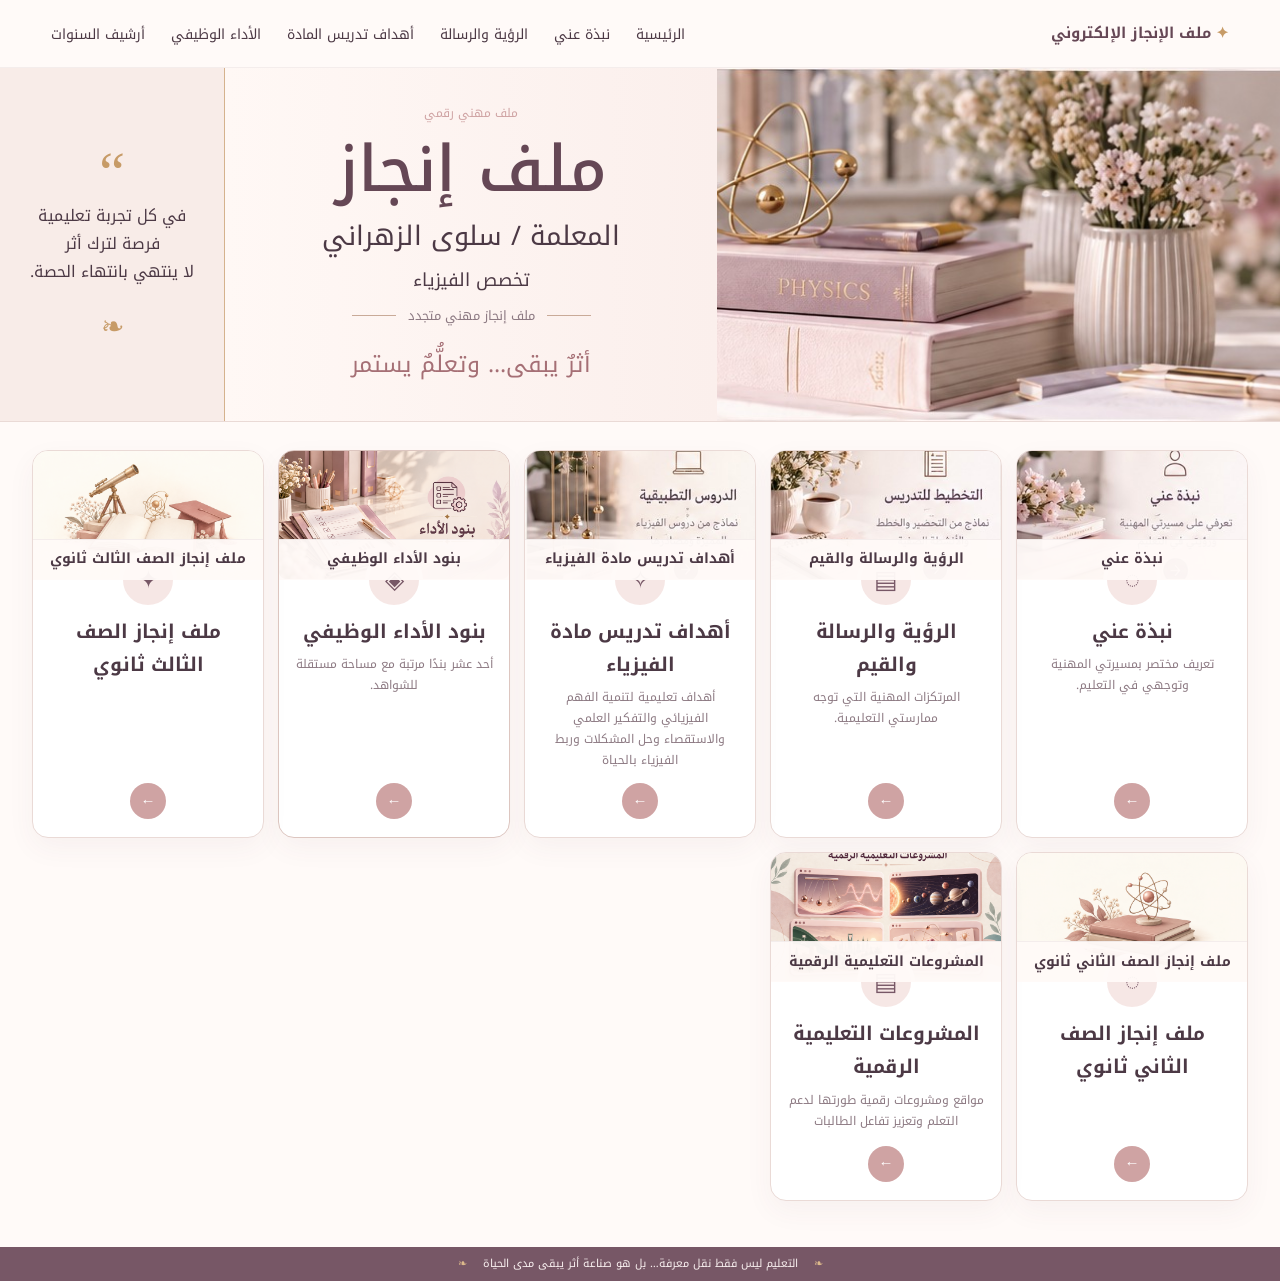
<file: index.html>
<!doctype html>
<html lang="ar" dir="rtl">
<head>
<meta charset="utf-8">
<meta name="viewport" content="width=device-width,initial-scale=1">
<meta name="theme-color" content="#775766">
<title>ملف الإنجاز الإلكتروني | سلوى الزهراني</title>
<link rel="stylesheet" href="styles.css">
</head>
<body>
<header class="topbar">
  <a class="brand" href="index.html"><span>✦</span> ملف الإنجاز الإلكتروني</a>
  <button class="menu" id="menuBtn" aria-label="القائمة">☰</button>
  <nav id="nav"><a href="index.html">الرئيسية</a><a href="about.html">نبذة عني</a><a href="vision.html">الرؤية والرسالة</a><a href="policy.html">أهداف تدريس المادة</a><a href="performance.html">الأداء الوظيفي</a><a href="years.html">أرشيف السنوات</a></nav>
</header>
<main>
<section class="hero" id="home">
  <div class="hero-photo"><img src="assets/hero-physics.jpg" alt="كتب فيزياء وزهور بتصميم هادئ"></div>
  <div class="hero-copy">
    <span class="mini">ملف مهني رقمي</span>
    <h1>ملف الإنجاز الإلكتروني</h1>
    <h2>المعلمة / سلوى الزهراني</h2>
    <p class="specialty">تخصص الفيزياء</p>
    <div class="soft-line"><span></span> ملف إنجاز مهني متجدد <span></span></div>
    <p class="tagline">أثرٌ يبقى… وتعلُّمٌ يستمر</p>
  </div>
  <aside class="hero-quote"><div class="quote">“</div><p>في كل تجربة تعليمية<br>فرصة لترك أثر<br>لا ينتهي بانتهاء الحصة.</p><div class="sprig">❧</div></aside>
</section>
<section class="home-grid"></section>
</main>
<footer><span>❧</span><p>التعليم ليس فقط نقل معرفة… بل هو صناعة أثر يبقى مدى الحياة</p><span>❧</span></footer>
<script src="data.js?v=20261002-2"></script><script>
(function(){
  try{
    const q=new URLSearchParams(location.search);
    if(q.get('preview')==='1'){
      const raw=sessionStorage.getItem('PORTFOLIO_PREVIEW_DATA');
      if(raw) window.PORTFOLIO_DATA=JSON.parse(raw);
      document.documentElement.classList.add('preview-mode');
    }
  }catch(e){}
})();
</script>
<script src="script.js"></script>
</body>
</html>
</file>
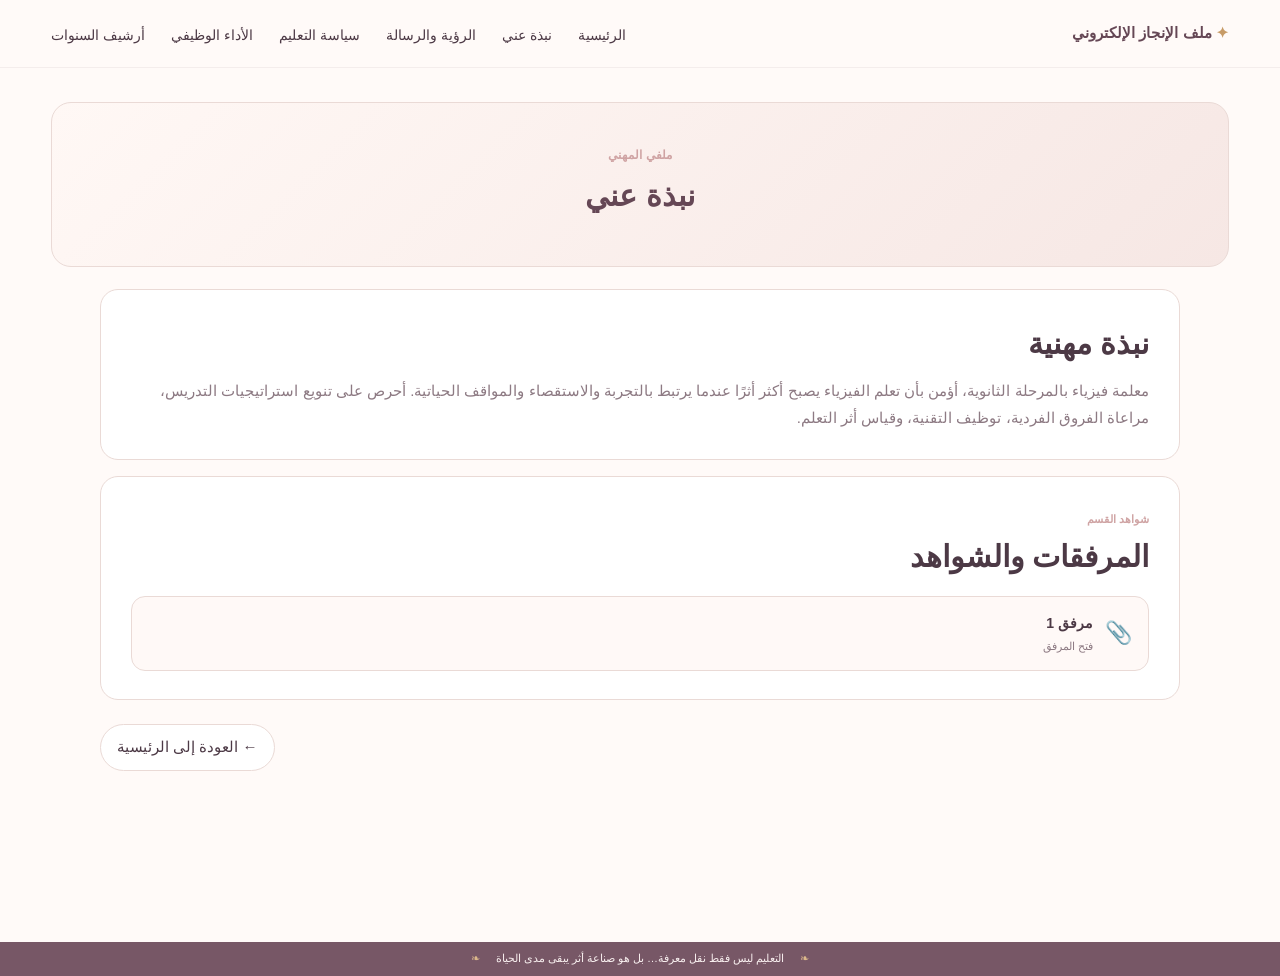
<file: about.html>
<!doctype html><html lang="ar" dir="rtl"><head><meta charset="utf-8"><meta name="viewport" content="width=device-width,initial-scale=1"><title>نبذة عني | ملف الإنجاز الإلكتروني</title><link rel="stylesheet" href="styles.css"></head><body>
<header class="topbar"><a class="brand" href="index.html"><span>✦</span> ملف الإنجاز الإلكتروني</a><button class="menu" id="menuBtn">☰</button><nav id="nav"><a href="index.html">الرئيسية</a><a href="about.html">نبذة عني</a><a href="vision.html">الرؤية والرسالة</a><a href="policy.html">سياسة التعليم</a><a href="performance.html">الأداء الوظيفي</a><a href="years.html">أرشيف السنوات</a></nav></header>
<main class="inner-page"><section class="page-hero"><span>ملفي المهني</span><h1>نبذة عني</h1></section>
<section class="page-content"><article class="content-card"><h2>نبذة مهنية</h2><p>معلمة فيزياء بالمرحلة الثانوية، أؤمن بأن تعلم الفيزياء يصبح أكثر أثرًا عندما يرتبط بالتجربة والاستقصاء والمواقف الحياتية. أحرص على تنويع استراتيجيات التدريس، مراعاة الفروق الفردية، توظيف التقنية، وقياس أثر التعلم.</p></article>
<article class="content-card"><div class="evidence-title-row"><div><span class="eyebrow-small">شواهد القسم</span><h2>المرفقات والشواهد</h2></div></div><div id="sectionAttachments" class="criterion-attachments"></div></article>
</section><div class="page-back"><a href="index.html">← العودة إلى الرئيسية</a></div></main>
<footer><span>❧</span><p>التعليم ليس فقط نقل معرفة… بل هو صناعة أثر يبقى مدى الحياة</p><span>❧</span></footer>
<script src="data.js?v=20261002-2"></script><script>
(function(){
  try{
    const q=new URLSearchParams(location.search);
    if(q.get('preview')==='1'){
      const raw=sessionStorage.getItem('PORTFOLIO_PREVIEW_DATA');
      if(raw) window.PORTFOLIO_DATA=JSON.parse(raw);
      document.documentElement.classList.add('preview-mode');
    }
  }catch(e){}
})();
</script><script>
const card=(window.PORTFOLIO_DATA?.homeCards||[]).find(x=>x.id==="about");const box=document.getElementById('sectionAttachments');const atts=Array.isArray(card?.attachments)?card.attachments:[];
if(!atts.length){box.innerHTML='<div class="empty-criterion-evidence">لا توجد شواهد مضافة لهذا القسم حتى الآن.</div>';}else{atts.forEach((a,i)=>{const el=document.createElement('a');el.className='attachment-card';if(a.data){el.href=a.data;el.download=a.fileName||a.label||'مرفق';}else{el.href=a.url||'#';el.target='_blank';el.rel='noopener';}el.innerHTML='<span class="attachment-icon">📎</span><div><strong></strong><small>فتح المرفق</small></div>';el.querySelector('strong').textContent=a.label||('مرفق '+(i+1));box.appendChild(el);});}
const m=document.getElementById('menuBtn'),n=document.getElementById('nav');if(m&&n)m.onclick=()=>n.classList.toggle('open');
</script></body></html>
</file>
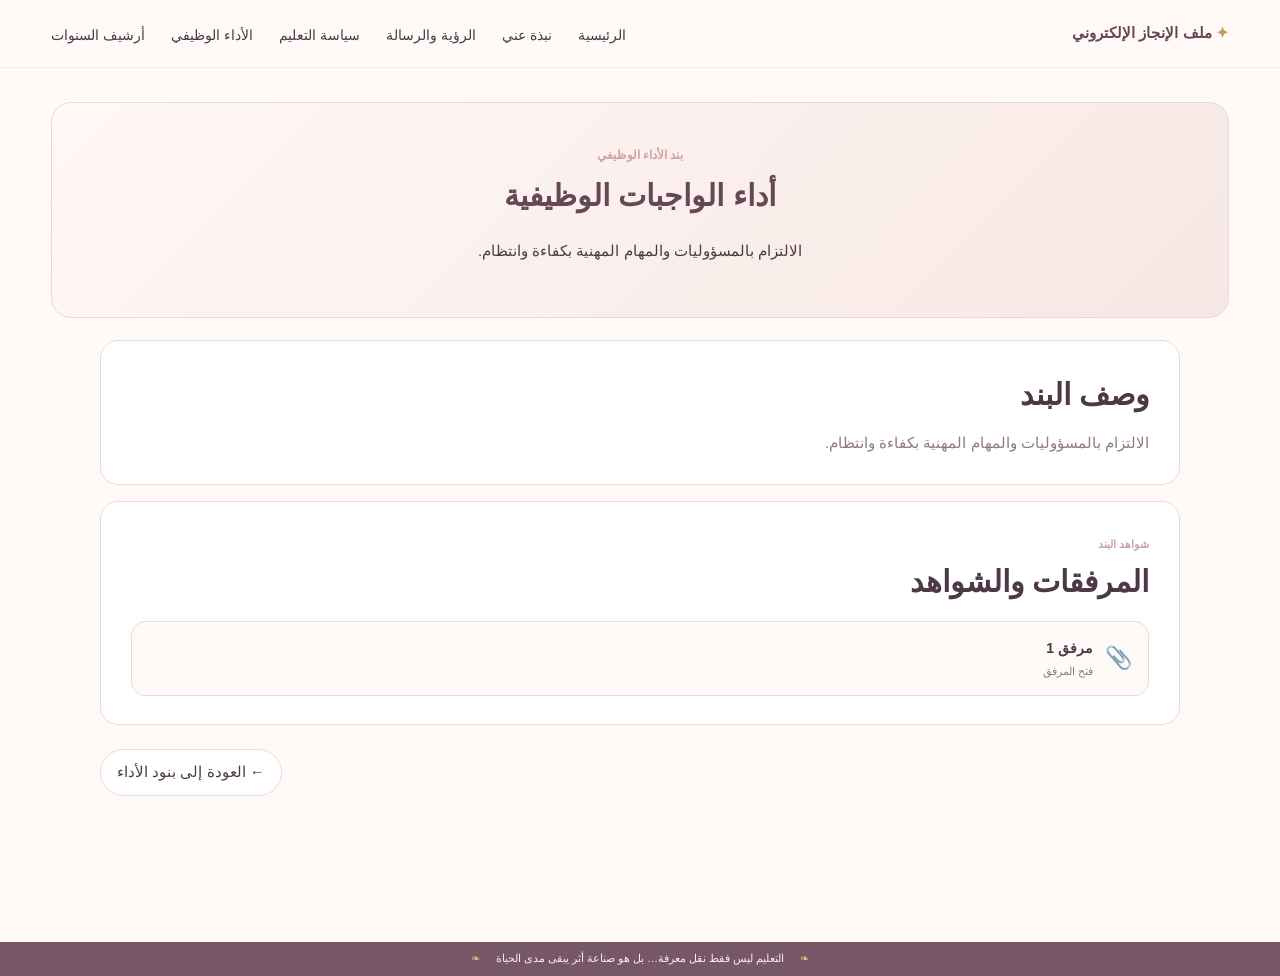
<file: criterion.html>
<!doctype html>
<html lang="ar" dir="rtl">
<head>
<meta charset="utf-8">
<meta name="viewport" content="width=device-width,initial-scale=1">
<title>بند الأداء | ملف الإنجاز الإلكتروني</title>
<link rel="stylesheet" href="styles.css">
</head>
<body>
<header class="topbar">
  <a class="brand" href="index.html"><span>✦</span> ملف الإنجاز الإلكتروني</a>
  <button class="menu" id="menuBtn">☰</button>
  <nav id="nav"><a href="index.html">الرئيسية</a><a href="about.html">نبذة عني</a><a href="vision.html">الرؤية والرسالة</a><a href="policy.html">سياسة التعليم</a><a href="performance.html">الأداء الوظيفي</a><a href="years.html">أرشيف السنوات</a></nav>
</header>

<main class="inner-page">
  <section class="page-hero">
    <span>بند الأداء الوظيفي</span>
    <h1 id="criterionTitle">البند</h1>
    <p id="criterionDescription"></p>
  </section>

  <section class="criterion-detail">
    <article class="content-card">
      <h2>وصف البند</h2>
      <p id="criterionBody"></p>
    </article>

    <article class="content-card">
      <div class="evidence-title-row">
        <div>
          <span class="eyebrow-small">شواهد البند</span>
          <h2>المرفقات والشواهد</h2>
        </div>
      </div>
      <div id="criterionAttachments" class="criterion-attachments"></div>
    </article>
  </section>

  <div class="page-back"><a href="performance.html">← العودة إلى بنود الأداء</a></div>
</main>

<footer><span>❧</span><p>التعليم ليس فقط نقل معرفة… بل هو صناعة أثر يبقى مدى الحياة</p><span>❧</span></footer>

<script src="data.js?v=20261002-2"></script><script>
(function(){
  try{
    const q=new URLSearchParams(location.search);
    if(q.get('preview')==='1'){
      const raw=sessionStorage.getItem('PORTFOLIO_PREVIEW_DATA');
      if(raw) window.PORTFOLIO_DATA=JSON.parse(raw);
      document.documentElement.classList.add('preview-mode');
    }
  }catch(e){}
})();
</script>
<script>
const params=new URLSearchParams(location.search);
const id=params.get('id');
const fallbackCriteria=[
{id:'duties',title:'أداء الواجبات الوظيفية',description:'الالتزام بالمسؤوليات والمهام المهنية بكفاءة وانتظام.',attachments:[]},
{id:'community',title:'التفاعل مع المجتمع المحلي',description:'مشاركة فاعلة في المبادرات والأنشطة ذات الصلة بالمجتمع.',attachments:[]},
{id:'parents',title:'التعامل مع أولياء الأمور',description:'تواصل مهني داعم لبناء شراكة فعالة مع أولياء الأمور.',attachments:[]},
{id:'strategies',title:'التنويع في استراتيجيات التدريس',description:'تنويع طرائق واستراتيجيات التعليم وفق احتياجات الطالبات.',attachments:[]},
{id:'results',title:'تحسين نتائج المتعلمين',description:'توظيف خطط علاجية وإثرائية لتحسين التحصيل.',attachments:[]},
{id:'plan',title:'إعداد وتنفيذ خطة التعلم',description:'تخطيط منظم للتعلم يربط الأهداف بالأنشطة والتقويم.',attachments:[]},
{id:'technology',title:'توظيف تقنيات ووسائل التعلم المناسبة',description:'استخدام التقنية والوسائل التعليمية لدعم التعلم.',attachments:[]},
{id:'environment',title:'تهيئة البيئة التعليمية',description:'تهيئة بيئة صفية منظمة ومحفزة وآمنة.',attachments:[]},
{id:'management',title:'الإدارة الصفية',description:'إدارة فعالة للحصة والوقت والتفاعل الصفي.',attachments:[]},
{id:'analysis',title:'تحليل نتائج المتعلمين وتشخيص مستوياتهم',description:'تحليل النتائج لتحديد نقاط القوة والاحتياج.',attachments:[]},
{id:'assessment',title:'تنوع أساليب التقويم',description:'استخدام أدوات تقويم متنوعة قبل التعلم وأثناءه وبعده.',attachments:[]}
];
const loaded=(window.PORTFOLIO_DATA&&window.PORTFOLIO_DATA.criteria)||[];
const all=Array.isArray(loaded)&&loaded.length?loaded:fallbackCriteria;
const item=all.find(x=>String(x.id)===String(id)) || all[Number(id)] || all[0];

const title=document.getElementById('criterionTitle');
const desc=document.getElementById('criterionDescription');
const body=document.getElementById('criterionBody');
const box=document.getElementById('criterionAttachments');
const quick=document.getElementById('quickAddCriterion');

if(item){
  title.textContent=item.title||'بند الأداء';
  desc.textContent=item.description||'';
  body.textContent=item.description||'';
  document.title=(item.title||'بند الأداء')+' | ملف الإنجاز الإلكتروني';
  const atts=Array.isArray(item.attachments)?item.attachments:[];
  if(!atts.length){
    box.innerHTML='<div class="empty-criterion-evidence">لا توجد شواهد مضافة لهذا البند حتى الآن.</div>';
  }else{
    atts.forEach((a,i)=>{
      const card=document.createElement('a');
      card.className='attachment-card';
      if(a.data){card.href=a.data;card.download=a.fileName||a.label||'مرفق';}else{card.href=a.url||'#';card.target='_blank';card.rel='noopener';}
      card.innerHTML=`<span class="attachment-icon">📎</span><div><strong></strong><small>فتح المرفق</small></div>`;
      card.querySelector('strong').textContent=a.label||('مرفق '+(i+1));
      box.appendChild(card);
    });
  }
}
const menu=document.getElementById('menuBtn'),nav=document.getElementById('nav');
if(menu&&nav) menu.onclick=()=>nav.classList.toggle('open');
</script>
</body>
</html>
</file>
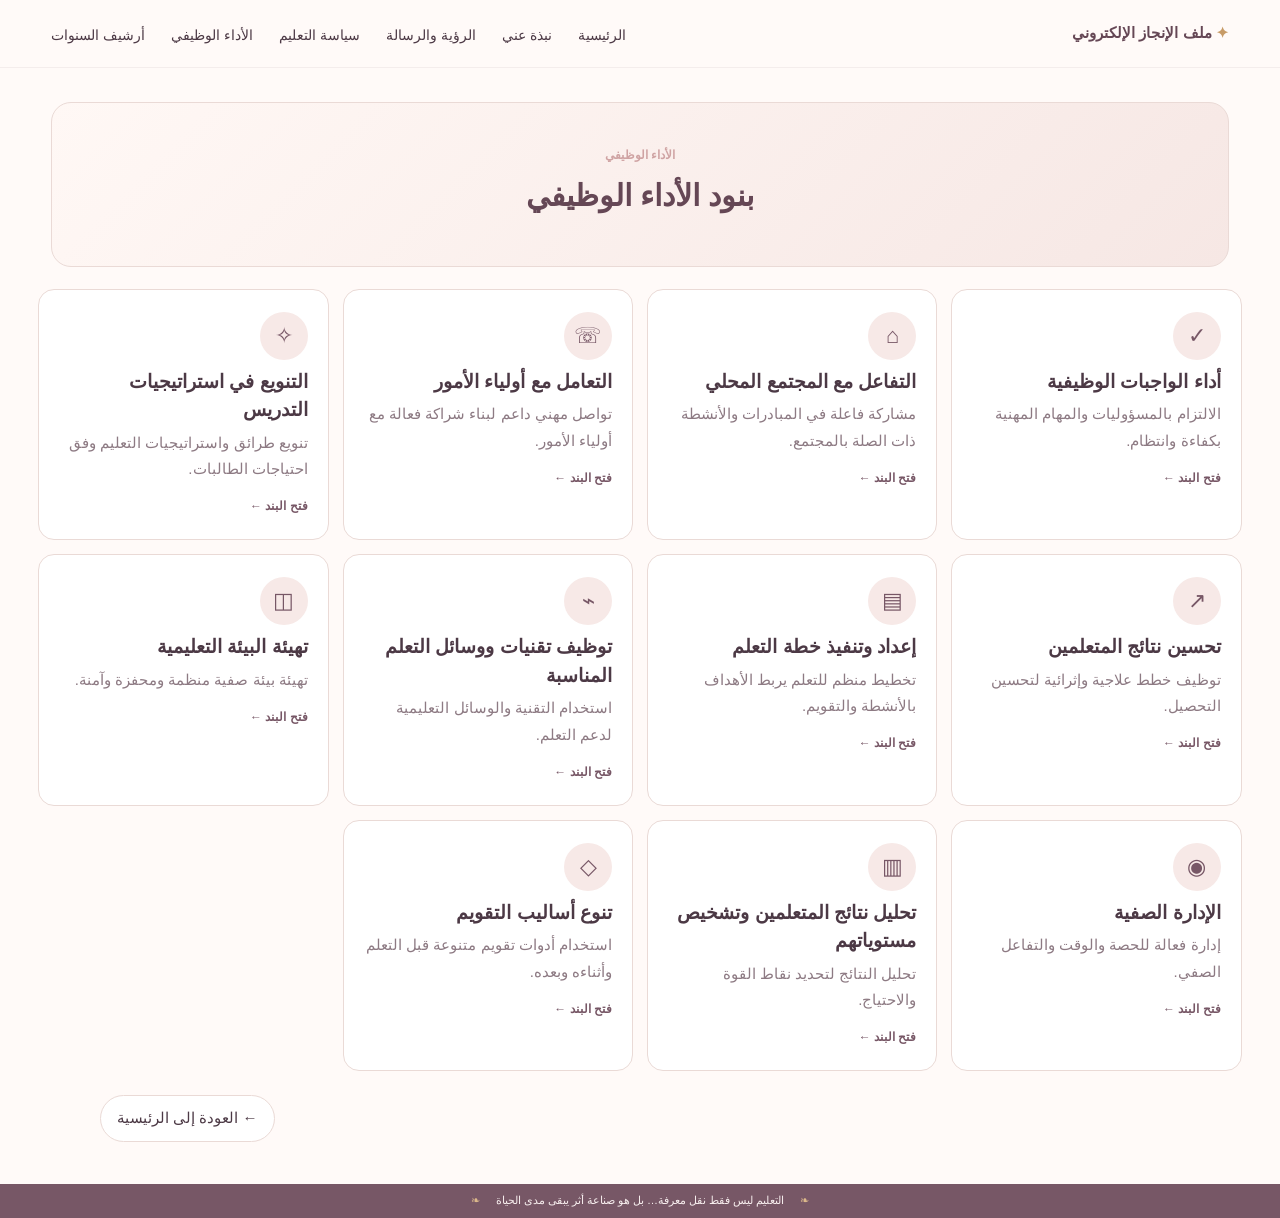
<file: performance.html>
<!doctype html><html lang="ar" dir="rtl"><head><meta charset="utf-8"><meta name="viewport" content="width=device-width,initial-scale=1"><title>بنود الأداء الوظيفي | ملف الإنجاز الإلكتروني</title><link rel="stylesheet" href="styles.css"></head><body><header class="topbar"><a class="brand" href="index.html"><span>✦</span> ملف الإنجاز الإلكتروني</a><button class="menu" id="menuBtn">☰</button><nav id="nav"><a href="index.html">الرئيسية</a><a href="about.html">نبذة عني</a><a href="vision.html">الرؤية والرسالة</a><a href="policy.html">سياسة التعليم</a><a href="performance.html">الأداء الوظيفي</a><a href="years.html">أرشيف السنوات</a></nav></header><main class="inner-page"><section class="page-hero"><span>الأداء الوظيفي</span><h1>بنود الأداء الوظيفي</h1></section><section class="criteria" id="criteria"></section><div class="page-back"><a href="index.html">← العودة إلى الرئيسية</a></div></main><footer><span>❧</span><p>التعليم ليس فقط نقل معرفة… بل هو صناعة أثر يبقى مدى الحياة</p><span>❧</span></footer><script src="data.js?v=20261002-2"></script><script>
(function(){
  try{
    const q=new URLSearchParams(location.search);
    if(q.get('preview')==='1'){
      const raw=sessionStorage.getItem('PORTFOLIO_PREVIEW_DATA');
      if(raw) window.PORTFOLIO_DATA=JSON.parse(raw);
      document.documentElement.classList.add('preview-mode');
    }
  }catch(e){}
})();
</script><script>
const fallbackCriteria = [
  {id:"duties",title:"أداء الواجبات الوظيفية",description:"الالتزام بالمسؤوليات والمهام المهنية بكفاءة وانتظام.",visible:true},
  {id:"community",title:"التفاعل مع المجتمع المحلي",description:"مشاركة فاعلة في المبادرات والأنشطة ذات الصلة بالمجتمع.",visible:true},
  {id:"parents",title:"التعامل مع أولياء الأمور",description:"تواصل مهني داعم لبناء شراكة فعالة مع أولياء الأمور.",visible:true},
  {id:"strategies",title:"التنويع في استراتيجيات التدريس",description:"تنويع طرائق واستراتيجيات التعليم وفق احتياجات الطالبات.",visible:true},
  {id:"results",title:"تحسين نتائج المتعلمين",description:"توظيف خطط علاجية وإثرائية لتحسين التحصيل.",visible:true},
  {id:"plan",title:"إعداد وتنفيذ خطة التعلم",description:"تخطيط منظم للتعلم يربط الأهداف بالأنشطة والتقويم.",visible:true},
  {id:"technology",title:"توظيف تقنيات ووسائل التعلم المناسبة",description:"استخدام التقنية والوسائل التعليمية لدعم التعلم.",visible:true},
  {id:"environment",title:"تهيئة البيئة التعليمية",description:"تهيئة بيئة صفية منظمة ومحفزة وآمنة.",visible:true},
  {id:"management",title:"الإدارة الصفية",description:"إدارة فعالة للحصة والوقت والتفاعل الصفي.",visible:true},
  {id:"analysis",title:"تحليل نتائج المتعلمين وتشخيص مستوياتهم",description:"تحليل النتائج لتحديد نقاط القوة والاحتياج.",visible:true},
  {id:"assessment",title:"تنوع أساليب التقويم",description:"استخدام أدوات تقويم متنوعة قبل التعلم وأثناءه وبعده.",visible:true}
];
const p=window.PORTFOLIO_DATA||{};
const list=Array.isArray(p.criteria)&&p.criteria.length?p.criteria:fallbackCriteria;
const b=document.getElementById('criteria'),icons=["✓","⌂","☏","✧","↗","▤","⌁","◫","◉","▥","◇"];
list.filter(x=>x.visible!==false).forEach((x,i)=>{
  const a=document.createElement('article');
  a.className='criterion clickable';
  a.tabIndex=0;
  a.setAttribute('role','link');
  a.innerHTML=`<div class="cicon">${icons[i%icons.length]}</div><h3></h3><p></p><div class="criterion-open">فتح البند ←</div>`;
  a.querySelector('h3').textContent=x.title||'';
  a.querySelector('p').textContent=x.description||'';
  const go=()=>location.href=`criterion.html?id=${encodeURIComponent(x.id||i)}`;
  a.onclick=go;
  a.onkeydown=e=>{if(e.key==='Enter'||e.key===' '){e.preventDefault();go();}};
  b.appendChild(a);
});
if(!b.children.length){b.innerHTML='<div class="empty-criterion-evidence">تعذر تحميل البنود. أعيدي تحديث الصفحة.</div>';}
const menuBtn=document.getElementById('menuBtn'),nav=document.getElementById('nav');
if(menuBtn&&nav) menuBtn.onclick=()=>nav.classList.toggle('open');
</script></body></html>
</file>
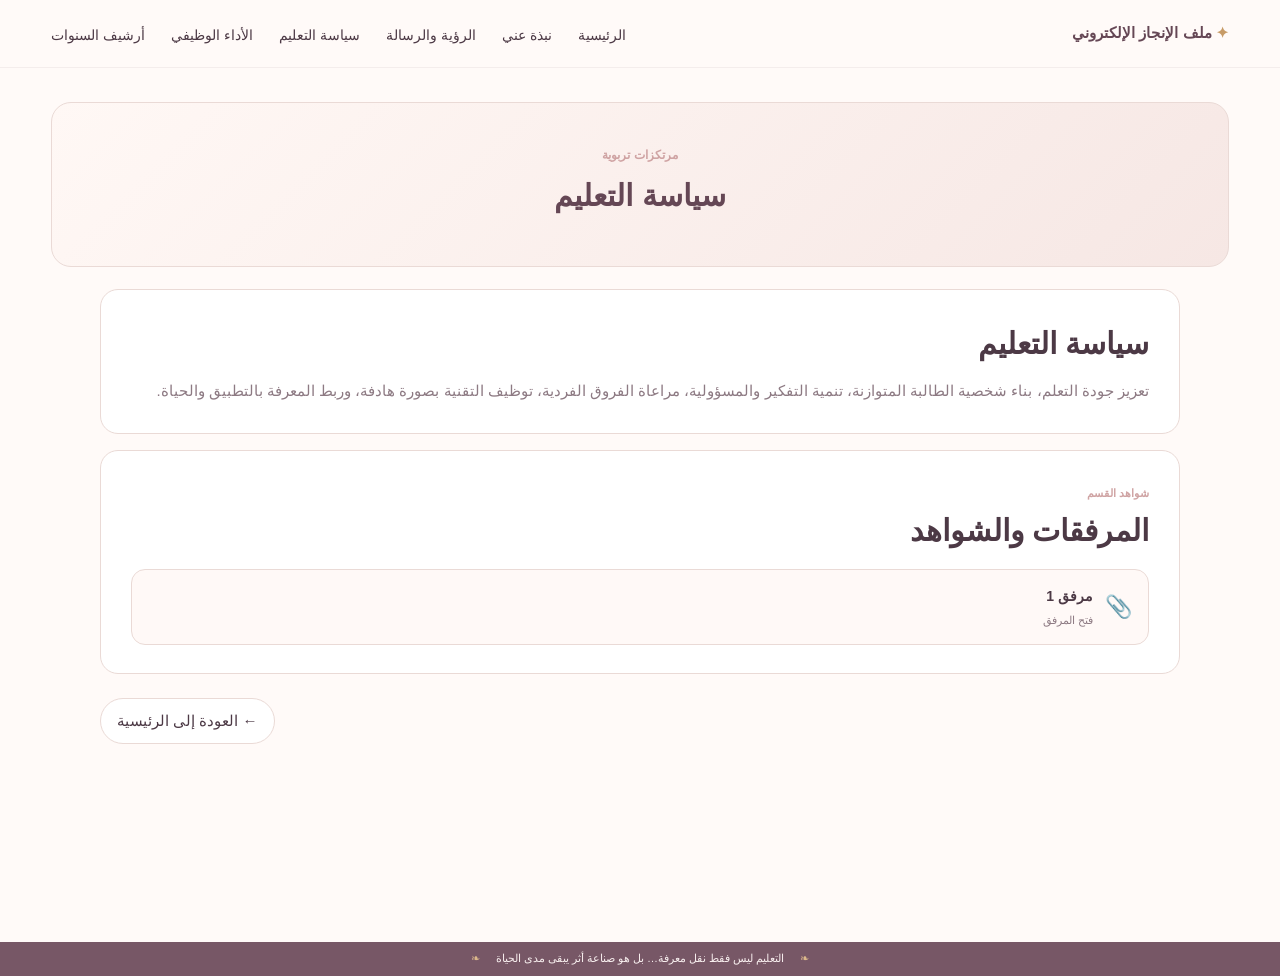
<file: policy-backup.html>
<!doctype html><html lang="ar" dir="rtl"><head><meta charset="utf-8"><meta name="viewport" content="width=device-width,initial-scale=1"><title>سياسة التعليم | ملف الإنجاز الإلكتروني</title><link rel="stylesheet" href="styles.css"></head><body>
<header class="topbar"><a class="brand" href="index.html"><span>✦</span> ملف الإنجاز الإلكتروني</a><button class="menu" id="menuBtn">☰</button><nav id="nav"><a href="index.html">الرئيسية</a><a href="about.html">نبذة عني</a><a href="vision.html">الرؤية والرسالة</a><a href="policy.html">سياسة التعليم</a><a href="performance.html">الأداء الوظيفي</a><a href="years.html">أرشيف السنوات</a></nav></header>
<main class="inner-page"><section class="page-hero"><span>مرتكزات تربوية</span><h1>سياسة التعليم</h1></section>
<section class="page-content"><article class="content-card"><h2>سياسة التعليم</h2><p>تعزيز جودة التعلم، بناء شخصية الطالبة المتوازنة، تنمية التفكير والمسؤولية، مراعاة الفروق الفردية، توظيف التقنية بصورة هادفة، وربط المعرفة بالتطبيق والحياة.</p></article>
<article class="content-card"><div class="evidence-title-row"><div><span class="eyebrow-small">شواهد القسم</span><h2>المرفقات والشواهد</h2></div></div><div id="sectionAttachments" class="criterion-attachments"></div></article>
</section><div class="page-back"><a href="index.html">← العودة إلى الرئيسية</a></div></main>
<footer><span>❧</span><p>التعليم ليس فقط نقل معرفة… بل هو صناعة أثر يبقى مدى الحياة</p><span>❧</span></footer>
<script src="data.js?v=20261002-2"></script><script>
(function(){try{const q=new URLSearchParams(location.search);if(q.get('preview')==='1'){const raw=sessionStorage.getItem('PORTFOLIO_PREVIEW_DATA');if(raw) window.PORTFOLIO_DATA=JSON.parse(raw);document.documentElement.classList.add('preview-mode');}}catch(e){}})();
</script><script>
const card=(window.PORTFOLIO_DATA?.homeCards||[]).find(x=>x.id==="policy");const box=document.getElementById('sectionAttachments');const atts=Array.isArray(card?.attachments)?card.attachments:[];
if(!atts.length){box.innerHTML='<div class="empty-criterion-evidence">لا توجد شواهد مضافة لهذا القسم حتى الآن.</div>';}else{atts.forEach((a,i)=>{const el=document.createElement('a');el.className='attachment-card';if(a.data){el.href=a.data;el.download=a.fileName||a.label||'مرفق';}else{el.href=a.url||'#';el.target='_blank';el.rel='noopener';}el.innerHTML='<span class="attachment-icon">📎</span><div><strong></strong><small>فتح المرفق</small></div>';el.querySelector('strong').textContent=a.label||('مرفق '+(i+1));box.appendChild(el);});}
const m=document.getElementById('menuBtn'),n=document.getElementById('nav');if(m&&n)m.onclick=()=>n.classList.toggle('open');
</script></body></html>
</file>
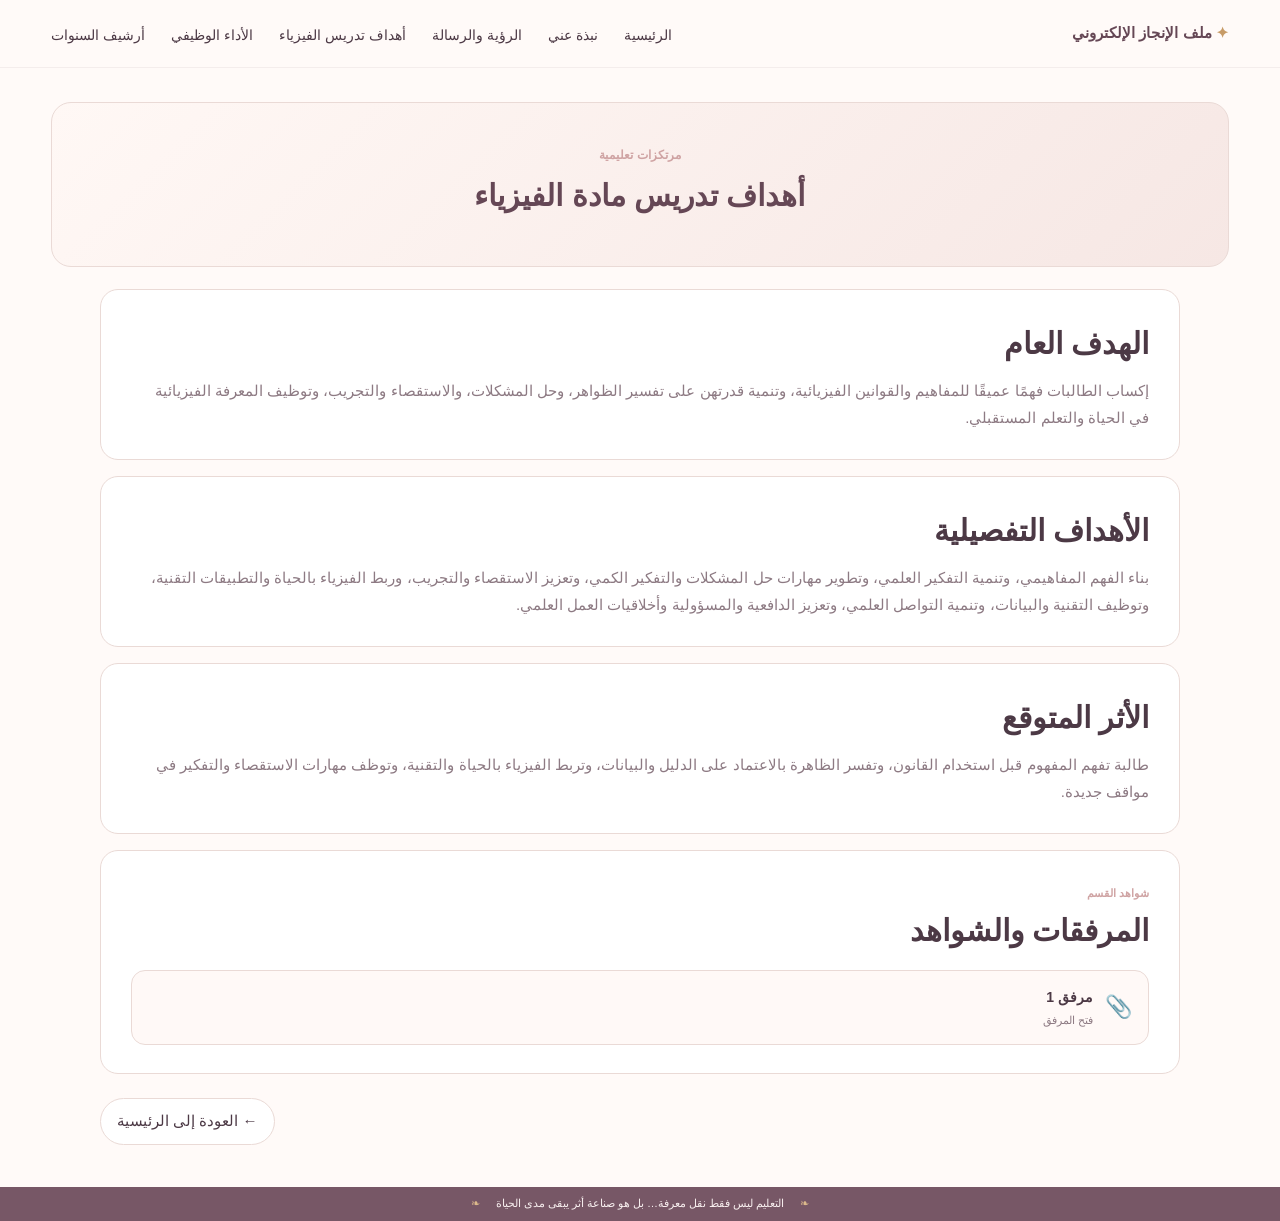
<file: policy.html>
<!doctype html><html lang="ar" dir="rtl"><head><meta charset="utf-8"><meta name="viewport" content="width=device-width,initial-scale=1"><title>أهداف تدريس مادة الفيزياء | ملف الإنجاز الإلكتروني</title><link rel="stylesheet" href="styles.css"></head><body>
<header class="topbar"><a class="brand" href="index.html"><span>✦</span> ملف الإنجاز الإلكتروني</a><button class="menu" id="menuBtn">☰</button><nav id="nav"><a href="index.html">الرئيسية</a><a href="about.html">نبذة عني</a><a href="vision.html">الرؤية والرسالة</a><a href="policy.html">أهداف تدريس الفيزياء</a><a href="performance.html">الأداء الوظيفي</a><a href="years.html">أرشيف السنوات</a></nav></header>
<main class="inner-page"><section class="page-hero"><span>مرتكزات تعليمية</span><h1>أهداف تدريس مادة الفيزياء</h1></section>
<section class="page-content">
<article class="content-card"><h2>الهدف العام</h2><p>إكساب الطالبات فهمًا عميقًا للمفاهيم والقوانين الفيزيائية، وتنمية قدرتهن على تفسير الظواهر، وحل المشكلات، والاستقصاء والتجريب، وتوظيف المعرفة الفيزيائية في الحياة والتعلم المستقبلي.</p></article>
<article class="content-card"><h2>الأهداف التفصيلية</h2><p>بناء الفهم المفاهيمي، وتنمية التفكير العلمي، وتطوير مهارات حل المشكلات والتفكير الكمي، وتعزيز الاستقصاء والتجريب، وربط الفيزياء بالحياة والتطبيقات التقنية، وتوظيف التقنية والبيانات، وتنمية التواصل العلمي، وتعزيز الدافعية والمسؤولية وأخلاقيات العمل العلمي.</p></article>
<article class="content-card"><h2>الأثر المتوقع</h2><p>طالبة تفهم المفهوم قبل استخدام القانون، وتفسر الظاهرة بالاعتماد على الدليل والبيانات، وتربط الفيزياء بالحياة والتقنية، وتوظف مهارات الاستقصاء والتفكير في مواقف جديدة.</p></article>
<article class="content-card"><div class="evidence-title-row"><div><span class="eyebrow-small">شواهد القسم</span><h2>المرفقات والشواهد</h2></div></div><div id="sectionAttachments" class="criterion-attachments"></div></article>
</section><div class="page-back"><a href="index.html">← العودة إلى الرئيسية</a></div></main>
<footer><span>❧</span><p>التعليم ليس فقط نقل معرفة… بل هو صناعة أثر يبقى مدى الحياة</p><span>❧</span></footer>
<script src="data.js?v=20261012-physics"></script><script>
(function(){
  try{
    const q=new URLSearchParams(location.search);
    if(q.get('preview')==='1'){
      const raw=sessionStorage.getItem('PORTFOLIO_PREVIEW_DATA');
      if(raw) window.PORTFOLIO_DATA=JSON.parse(raw);
      document.documentElement.classList.add('preview-mode');
    }
  }catch(e){}
})();
</script><script>
const card=(window.PORTFOLIO_DATA?.homeCards||[]).find(x=>x.id==="policy");const box=document.getElementById('sectionAttachments');const atts=Array.isArray(card?.attachments)?card.attachments:[];
if(!atts.length){box.innerHTML='<div class="empty-criterion-evidence">لا توجد شواهد مضافة لهذا القسم حتى الآن.</div>';}else{atts.forEach((a,i)=>{const el=document.createElement('a');el.className='attachment-card';if(a.data){el.href=a.data;el.download=a.fileName||a.label||'مرفق';}else{el.href=a.url||'#';el.target='_blank';el.rel='noopener';}el.innerHTML='<span class="attachment-icon">📎</span><div><strong></strong><small>فتح المرفق</small></div>';el.querySelector('strong').textContent=a.label||('مرفق '+(i+1));box.appendChild(el);});}
const m=document.getElementById('menuBtn'),n=document.getElementById('nav');if(m&&n)m.onclick=()=>n.classList.toggle('open');
</script></body></html>
</file>
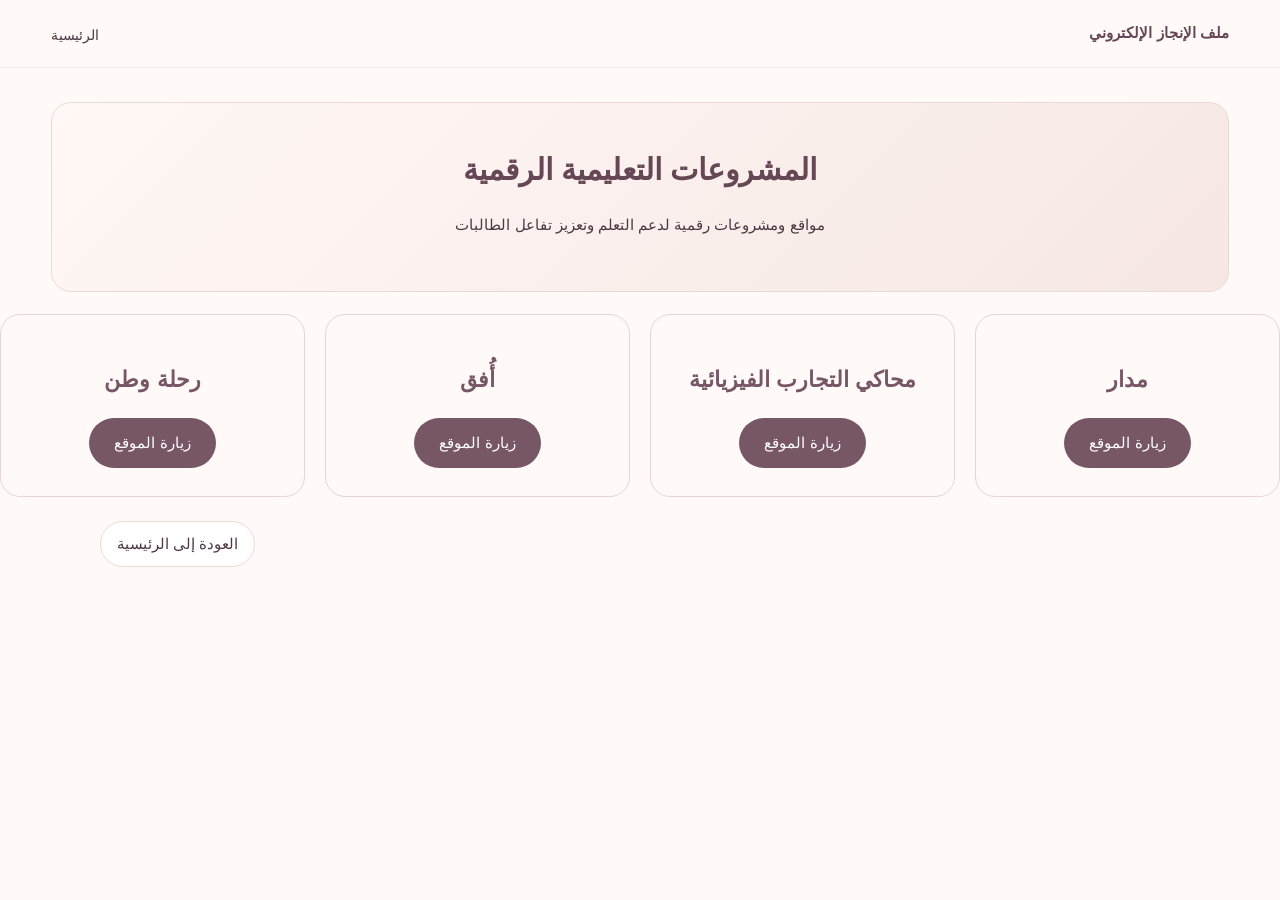
<file: projects.html>
<!doctype html>
<html lang="ar" dir="rtl">
<head>
<meta charset="utf-8">
<meta name="viewport" content="width=device-width,initial-scale=1">
<title>المشروعات التعليمية الرقمية</title>
<link rel="stylesheet" href="styles.css">
<style>
.projects{display:grid;grid-template-columns:repeat(auto-fit,minmax(240px,1fr));gap:20px}
.project{background:#fffaf8;border:1px solid #e6d4d8;border-radius:20px;padding:28px;text-align:center}
.project h2{font-size:22px;color:#775766}
.project a{display:inline-block;background:#775766;color:white;padding:12px 25px;border-radius:30px;text-decoration:none}
</style>
</head>
<body>
<header class="topbar">
<a class="brand" href="index.html">ملف الإنجاز الإلكتروني</a>
<nav><a href="index.html">الرئيسية</a></nav>
</header>
<main class="inner-page">
<section class="page-hero">
<h1>المشروعات التعليمية الرقمية</h1>
<p>مواقع ومشروعات رقمية لدعم التعلم وتعزيز تفاعل الطالبات</p>
</section>
<section class="projects" id="projects"></section>
<div class="page-back"><a href="index.html">العودة إلى الرئيسية</a></div>
</main>
<script>
fetch('data.js?v='+Date.now(),{cache:'no-store'})
.then(r=>{if(!r.ok)throw Error();return r.text()})
.then(source=>{
const script=document.createElement('script');
script.textContent=source;
document.head.appendChild(script);
const card=(window.PORTFOLIO_DATA.homeCards||[])
.find(c=>c.id==='card-1792860746433');
const box=document.getElementById('projects');
(card?.attachments||[]).forEach(item=>{
let url;
try{url=new URL(item.url);if(!['https:','http:'].includes(url.protocol))return}catch(e){return}
const article=document.createElement('article');
article.className='project';
const title=document.createElement('h2');
title.textContent=item.label;
const link=document.createElement('a');
link.textContent='زيارة الموقع';
link.href=url.href;
link.target='_blank';
link.rel='noopener noreferrer';
article.append(title,link);
box.appendChild(article);
});
})
.catch(()=>document.getElementById('projects').textContent='تعذر تحميل الروابط. أعيدي تحديث الصفحة.');
</script>
</body>
</html>
</file>
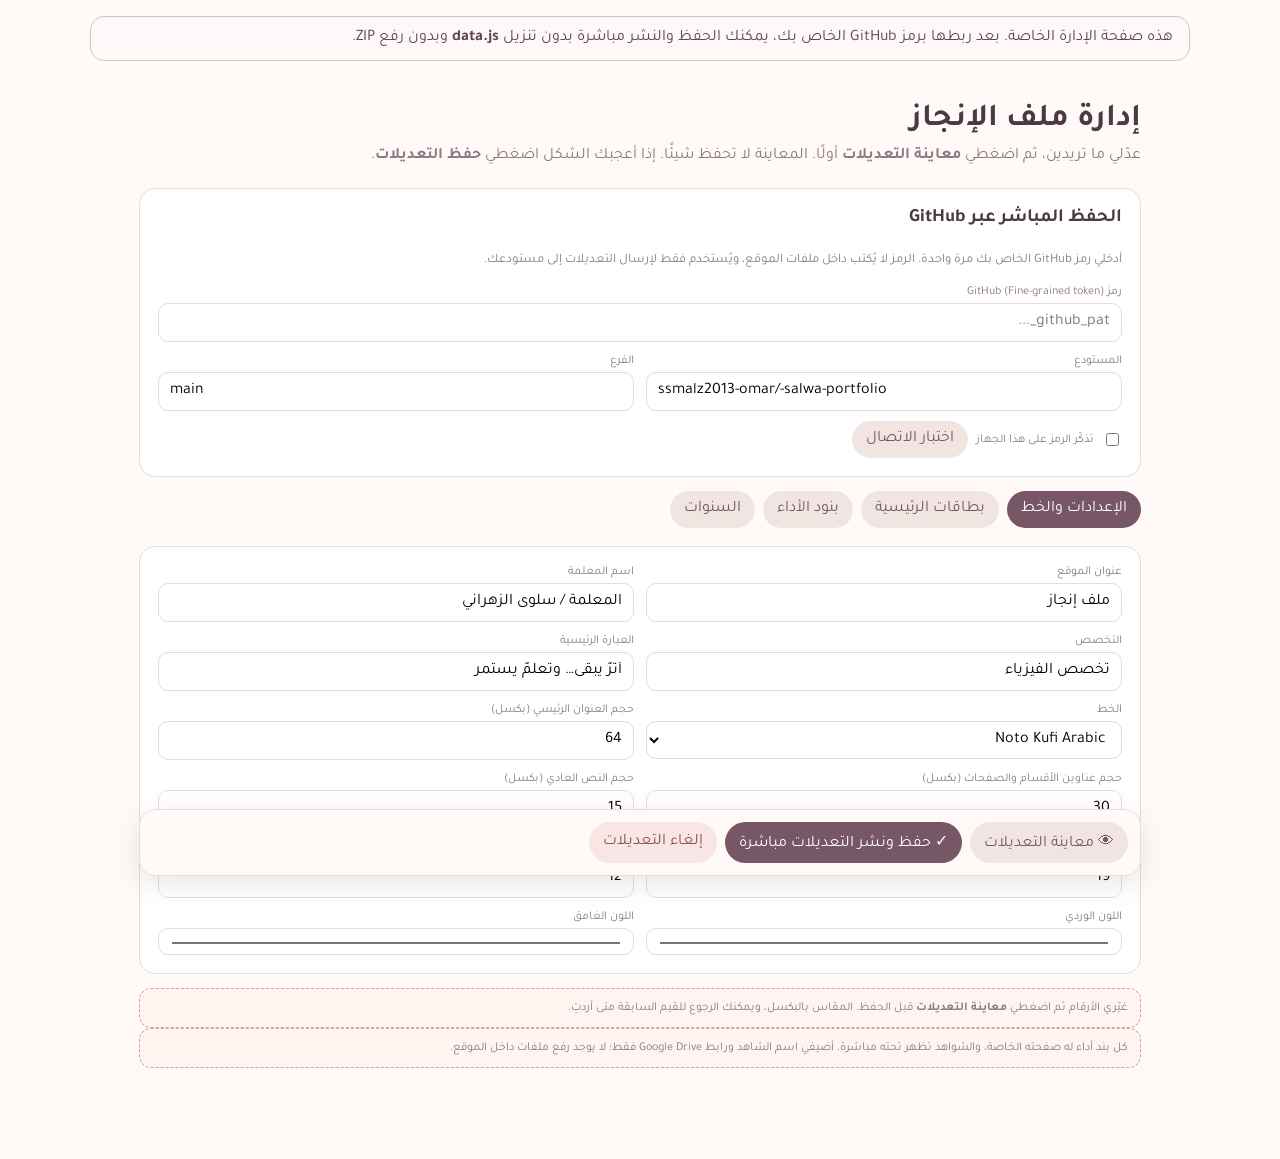
<file: salwa-admin.html>
<!doctype html>
<html lang="ar" dir="rtl">
<head>
<meta charset="utf-8">
<meta name="viewport" content="width=device-width,initial-scale=1">
<title>إدارة ملف الإنجاز</title>
<style>
@import url("https://fonts.googleapis.com/css2?family=Cairo:wght@400;600;700&family=Noto+Kufi+Arabic:wght@400;600;700&family=Tajawal:wght@400;600;700&display=swap");
:root{--bg:#fff9f7;--card:#fff;--line:#eadad6;--text:#4c3945;--muted:#8d7a83;--rose:#cfa3a3;--mauve:#775766}
*{box-sizing:border-box}
body{margin:0;background:var(--bg);color:var(--text);font-family:Tajawal,Tahoma,sans-serif}
.wrap{max-width:1050px;margin:auto;padding:24px}
h1{margin:0 0 8px} .lead{color:var(--muted);margin:0 0 22px}
.tabs{display:flex;gap:8px;flex-wrap:wrap;margin-bottom:18px}
.tabs button,.btn{border:0;border-radius:999px;padding:9px 14px;font:inherit;cursor:pointer}
.tabs button{background:#f1e5e2;color:var(--mauve)} .tabs button.active,.btn.primary{background:var(--mauve);color:#fff}
.btn.soft{background:#f1e5e2;color:var(--mauve)} .btn.danger{background:#f7e6e4;color:#8b5157}
.panel{display:none}.panel.active{display:block}
.box{background:var(--card);border:1px solid var(--line);border-radius:16px;padding:18px;margin-bottom:14px}
.grid{display:grid;grid-template-columns:1fr 1fr;gap:12px}
label{display:block;font-size:12px;color:var(--muted);margin-bottom:4px}
input,textarea,select{width:100%;border:1px solid var(--line);border-radius:10px;padding:9px 11px;font:inherit;background:#fff}
textarea{min-height:75px;resize:vertical}.full{grid-column:1/-1}
.row{display:flex;gap:8px;flex-wrap:wrap;margin-top:10px}
.item{border:1px solid var(--line);border-radius:13px;padding:14px;margin:10px 0;background:#fff}
.item-head{display:flex;justify-content:space-between;gap:10px;align-items:center}
.item h3{margin:0;font-size:17px}
.mini{font-size:11px;color:var(--muted)}
.attachments{margin-top:10px;padding-top:10px;border-top:1px dashed var(--line)}
.year-sections-admin{margin-top:14px;padding-top:12px;border-top:1px dashed var(--line)}
.year-section-admin{border:1px solid var(--line);border-radius:12px;padding:12px;margin-top:10px;background:#fffaf8}
.year-section-admin h4{margin:0 0 9px;font-size:14px;color:var(--mauve)}
.year-section-admin .witness-label{font-size:12px;font-weight:700;color:var(--mauve);margin:8px 0 5px}
.student-portfolios-admin{margin-top:14px;padding-top:12px;border-top:1px dashed var(--line)}
.student-card-admin{border:1px solid var(--line);border-radius:12px;padding:12px;margin-top:9px;background:#fffaf8}
.att-row{display:grid;grid-template-columns:1fr 2fr auto;gap:7px;margin-top:7px}
.export{position:sticky;bottom:24px;z-index:50;background:rgba(255,249,247,.97);backdrop-filter:blur(10px);padding:12px;border:1px solid var(--line);border-radius:16px;display:flex;gap:8px;flex-wrap:wrap;box-shadow:0 8px 28px rgba(77,57,69,.12)}
.note{font-size:12px;color:var(--muted);background:#fff4ef;border:1px dashed var(--rose);border-radius:12px;padding:12px}
@media(max-width:700px){.grid{grid-template-columns:1fr}.full{grid-column:auto}.att-row{grid-template-columns:1fr}.wrap{padding:16px 16px 240px}.export{position:static;margin:18px 0 28px;display:grid;grid-template-columns:1fr;gap:10px}.export .btn{width:100%;padding:12px 14px}.note{line-height:1.8}}
.editor-focus{outline:3px solid rgba(207,163,163,.35);box-shadow:0 0 0 7px rgba(207,163,163,.12)}
</style>
</head>
<body>
<div style="max-width:1100px;margin:16px auto;padding:12px 16px;border:1px solid #d7c3c3;border-radius:14px;background:#fff8f8;color:#5d4652;font-family:inherit;direction:rtl">هذه صفحة الإدارة الخاصة. بعد ربطها برمز GitHub الخاص بك، يمكنك الحفظ والنشر مباشرة بدون تنزيل <b>data.js</b> وبدون رفع ZIP.</div>
<div class="wrap">
<h1>إدارة ملف الإنجاز</h1>
<p class="lead">عدّلي ما تريدين، ثم اضغطي <b>معاينة التعديلات</b> أولًا. المعاينة لا تحفظ شيئًا. إذا أعجبك الشكل اضغطي <b>حفظ التعديلات</b>.</p>
<div class="box" id="githubBox">
  <h3 style="margin-top:0">الحفظ المباشر عبر GitHub</h3>
  <p class="mini" style="font-size:13px;line-height:1.8">أدخلي رمز GitHub الخاص بك مرة واحدة. الرمز لا يُكتب داخل ملفات الموقع، ويُستخدم فقط لإرسال التعديلات إلى مستودعك.</p>
  <div class="grid">
    <div class="full"><label>رمز GitHub (Fine-grained token)</label><input id="githubToken" type="password" autocomplete="off" placeholder="github_pat_..."></div>
    <div><label>المستودع</label><input id="githubRepo" value="ssmalz2013-omar/-salwa-portfolio" dir="ltr"></div>
    <div><label>الفرع</label><input id="githubBranch" value="main" dir="ltr"></div>
  </div>
  <div class="row" style="align-items:center">
    <label style="display:flex;gap:8px;align-items:center;margin:0"><input id="rememberToken" type="checkbox" style="width:auto"> تذكّر الرمز على هذا الجهاز</label>
    <button class="btn soft" id="testGithub">اختبار الاتصال</button>
    <span id="githubStatus" class="mini"></span>
  </div>
</div>

<div class="tabs">
  <button data-tab="settings" class="active">الإعدادات والخط</button>
  <button data-tab="cards">بطاقات الرئيسية</button>
  <button data-tab="criteria">بنود الأداء</button>
  <button data-tab="years">السنوات</button>
</div>

<section id="settings" class="panel active">
  <div class="box grid">
    <div><label>عنوان الموقع</label><input id="siteTitle"></div>
    <div><label>اسم المعلمة</label><input id="teacherName"></div>
    <div><label>التخصص</label><input id="specialty"></div>
    <div><label>العبارة الرئيسية</label><input id="tagline"></div>
    <div><label>الخط</label>
      <select id="font">
        <option>Tajawal</option><option>Cairo</option><option>Noto Kufi Arabic</option>
        <option>Tahoma</option><option>Arial</option><option>Georgia</option>
      </select>
    </div>
    <div><label>حجم العنوان الرئيسي (بكسل)</label><input id="heroTitleSize" type="number" min="24" max="80" step="1"></div>
    <div><label>حجم عناوين الأقسام والصفحات (بكسل)</label><input id="sectionTitleSize" type="number" min="18" max="52" step="1"></div>
    <div><label>حجم النص العادي (بكسل)</label><input id="bodyTextSize" type="number" min="11" max="28" step="1"></div>
    <div><label>حجم عناوين البطاقات (بكسل)</label><input id="cardTitleSize" type="number" min="14" max="34" step="1"></div>
    <div><label>حجم وصف البطاقات (بكسل)</label><input id="cardDescriptionSize" type="number" min="10" max="24" step="1"></div>
    <div><label>اللون الوردي</label><input id="accent" type="color"></div>
    <div><label>اللون الغامق</label><input id="dark" type="color"></div>
  </div>
<div class="note">غيّري الأرقام ثم اضغطي <b>معاينة التعديلات</b> قبل الحفظ. المقاس بالبكسل، ويمكنك الرجوع للقيم السابقة متى أردتِ.</div>
</section>

<section id="cards" class="panel">
  <div id="cardsList"></div>
  <button class="btn soft" id="addCard">＋ إضافة بطاقة</button>
</section>

<section id="criteria" class="panel">
  <div id="criteriaList"></div>
  <button class="btn soft" id="addCriterion">＋ إضافة بند جديد</button>
</section>

<section id="years" class="panel">
  <div id="yearsList"></div>
  <button class="btn soft" id="addYear">＋ إضافة سنة</button>
</section>

<div class="note">كل بند أداء له صفحته الخاصة، والشواهد تظهر تحته مباشرة. أضيفي اسم الشاهد ورابط Google Drive فقط؛ لا يوجد رفع ملفات داخل الموقع.</div>

<div class="export">
  <button class="btn soft" id="preview">👁 معاينة التعديلات</button>
    <button class="btn primary" id="downloadData">✓ حفظ ونشر التعديلات مباشرة</button>
    <button class="btn danger" id="cancelChanges">إلغاء التعديلات</button>
</div>
</div>

<script src="data.js?v=20261012-archive"></script>
<script>
let data=JSON.parse(JSON.stringify(window.PORTFOLIO_DATA||{}));
const $=id=>document.getElementById(id);
function esc(s){return String(s??"").replace(/"/g,"&quot;")}

document.querySelectorAll("[data-tab]").forEach(b=>b.onclick=()=>{
 document.querySelectorAll("[data-tab]").forEach(x=>x.classList.remove("active"));
 document.querySelectorAll(".panel").forEach(x=>x.classList.remove("active"));
 b.classList.add("active"); $(b.dataset.tab).classList.add("active");
});

function fillSettings(){
 const s=data.settings||{};
 ["siteTitle","teacherName","specialty","tagline","font","accent","dark"].forEach(k=>$(k).value=s[k]||"");
 const defaults={heroTitleSize:54,sectionTitleSize:30,bodyTextSize:15,cardTitleSize:19,cardDescriptionSize:12};
 Object.keys(defaults).forEach(k=>$(k).value=(s[k]??defaults[k]));
}
function readSettings(){
 data.settings=data.settings||{};
 ["siteTitle","teacherName","specialty","tagline","font","accent","dark"].forEach(k=>data.settings[k]=$(k).value);
 ["heroTitleSize","sectionTitleSize","bodyTextSize","cardTitleSize","cardDescriptionSize"].forEach(k=>data.settings[k]=Number($(k).value)||undefined);
}

function renderCards(){
 const box=$("cardsList");box.innerHTML="";
 (data.homeCards||[]).forEach((c,i)=>{
  const el=document.createElement("div");el.className="item";el.dataset.itemId=c.id||"";
  el.innerHTML=`<div class="item-head"><h3>بطاقة ${i+1}</h3><button class="btn danger delete-card">حذف</button></div>
   <div class="grid">
   <div><label>العنوان</label><input data-k="title" value="${esc(c.title)}"></div>
   <div><label>الصورة</label><input data-k="image" value="${esc(c.image)}"></div>
   <div class="full"><label>الوصف</label><textarea data-k="description">${c.description||""}</textarea></div>
   <div><label>الرابط الداخلي</label><input data-k="target" value="${esc(c.target)}"></div>
   <div><label>إظهار البطاقة</label><select data-k="visible"><option value="true">نعم</option><option value="false">لا</option></select></div>
   </div>
   <div class="attachments"><b>شواهد هذا القسم</b><div class="att-list"></div><button class="btn soft add-att">＋ إضافة رابط شاهد</button></div>`;
  el.querySelector('[data-k="visible"]').value=String(c.visible!==false);
  el.querySelectorAll("[data-k]").forEach(inp=>inp.oninput=()=>{const k=inp.dataset.k;c[k]=k==="visible"?inp.value==="true":inp.value});
  c.attachments=Array.isArray(c.attachments)?c.attachments:[];
  const attList=el.querySelector(".att-list");
  function drawAtt(){attList.innerHTML="";c.attachments.forEach((a,j)=>{const r=document.createElement("div");r.className="att-row";r.innerHTML=`<input class="att-label" placeholder="اسم الشاهد" value="${esc(a.label)}"><input class="att-url" placeholder="رابط الشاهد (Google Drive)" value="${esc(a.url)}"><button class="btn danger">حذف</button>`;const label=r.querySelector(".att-label"),url=r.querySelector(".att-url");label.oninput=()=>a.label=label.value;url.oninput=()=>{a.url=url.value;delete a.data;delete a.fileName;delete a.mime};r.querySelector("button").onclick=()=>{c.attachments.splice(j,1);drawAtt()};attList.appendChild(r);});}
  drawAtt(); el.querySelector(".add-att").onclick=()=>{c.attachments.push({label:"",url:""});drawAtt()};
  el.querySelector(".delete-card").onclick=()=>{data.homeCards.splice(i,1);renderCards()};
  box.appendChild(el);
 });
}
function renderCriteria(){
 const box=$("criteriaList");box.innerHTML="";
 (data.criteria||[]).forEach((c,i)=>{
  const el=document.createElement("div");el.className="item";el.dataset.itemId=c.id||"";
  el.innerHTML=`<div class="item-head"><h3>${c.title||("بند "+(i+1))}</h3><button class="btn danger">حذف</button></div>
   <div class="grid">
   <div><label>العنوان</label><input data-k="title" value="${esc(c.title)}"></div>
   <div><label>إظهار البند</label><select data-k="visible"><option value="true">نعم</option><option value="false">لا</option></select></div>
   <div class="full"><label>الوصف</label><textarea data-k="description">${c.description||""}</textarea></div>
   </div>
   <div class="attachments"><b>الشواهد والروابط</b><div class="att-list"></div><button class="btn soft add-att">＋ إضافة رابط شاهد</button></div>`;
  el.querySelector('[data-k="visible"]').value=String(c.visible!==false);
  el.querySelectorAll("[data-k]").forEach(inp=>inp.oninput=()=>{const k=inp.dataset.k;c[k]=k==="visible"?inp.value==="true":inp.value});
  c.attachments=Array.isArray(c.attachments)?c.attachments:[];
  const attList=el.querySelector(".att-list");
  function drawAtt(){
    attList.innerHTML="";
    c.attachments.forEach((a,j)=>{
      const r=document.createElement("div");r.className="att-row";
      r.innerHTML=`<input class="att-label" placeholder="اسم الشاهد" value="${esc(a.label)}"><input class="att-url" placeholder="رابط الشاهد (Google Drive)" value="${esc(a.url)}"><button class="btn danger">حذف</button>`;
      const label=r.querySelector(".att-label"),url=r.querySelector(".att-url");label.oninput=()=>a.label=label.value;url.oninput=()=>{a.url=url.value;delete a.data;delete a.fileName;delete a.mime};
      r.querySelector("button").onclick=()=>{c.attachments.splice(j,1);drawAtt()};
      attList.appendChild(r);
    });
  }
  drawAtt();
  el.querySelector(".add-att").onclick=()=>{c.attachments.push({label:"",url:""});drawAtt()};
  el.querySelector(".danger").onclick=()=>{data.criteria.splice(i,1);renderCriteria()};
  box.appendChild(el);
 });
}
function defaultYearSections(){
 return (data.criteria||[]).map(c=>({id:c.id||("item-"+Date.now()),title:c.title||"بند",attachments:[]}));
}
function renderYears(){
 const box=$("yearsList");box.innerHTML="";
 (data.years||[]).forEach((y,i)=>{
  const el=document.createElement("div");el.className="item";el.dataset.itemId=y.id||"";
  const hasSections=Array.isArray(y.sections)&&y.sections.length;
  el.innerHTML=`<div class="item-head"><h3>${y.label||("سنة "+(i+1))}</h3><button class="btn danger delete-year">حذف</button></div>
   <div class="grid"><div><label>اسم السنة</label><input data-k="label" value="${esc(y.label)}"></div>
   <div class="full"><label>الوصف</label><textarea data-k="description">${y.description||""}</textarea></div></div>
   <div class="year-sections-admin"></div>
   <div class="student-portfolios-admin"></div>`;
  el.querySelectorAll("[data-k]").forEach(inp=>inp.oninput=()=>{y[inp.dataset.k]=inp.value;el.querySelector(".item-head h3").textContent=y.label||("سنة "+(i+1));});
  const sectionsBox=el.querySelector(".year-sections-admin");
  function drawSections(){
   sectionsBox.innerHTML="";
   if(!Array.isArray(y.sections)||!y.sections.length){
    const b=document.createElement("button");b.className="btn soft";b.textContent="＋ إضافة عناوين الشواهد لهذه السنة";
    b.onclick=()=>{y.sections=defaultYearSections();drawSections()};sectionsBox.appendChild(b);return;
   }
   const heading=document.createElement("div");heading.innerHTML='<b>عناوين الشواهد</b><div class="mini">تحت كل عنوان شاهد واحد، ويمكنك إضافة أي عدد من الروابط.</div>';sectionsBox.appendChild(heading);
   y.sections.forEach((sec,si)=>{
    sec.attachments=Array.isArray(sec.attachments)?sec.attachments:[];
    const row=document.createElement("div");row.className="year-section-admin";
    row.innerHTML=`<h4></h4><div class="witness-label">الشاهد</div><div class="att-list"></div><button class="btn soft add-year-link">＋ إضافة رابط</button>`;
    row.querySelector("h4").textContent=sec.title||("البند "+(si+1));
    const list=row.querySelector(".att-list");
    function drawLinks(){
     list.innerHTML="";
     sec.attachments.forEach((a,j)=>{
      const r=document.createElement("div");r.className="att-row";
      r.innerHTML=`<input class="att-label" placeholder="اسم الرابط" value="${esc(a.label)}"><input class="att-url" placeholder="رابط الشاهد" value="${esc(a.url)}"><button class="btn danger">حذف</button>`;
      const label=r.querySelector(".att-label"),url=r.querySelector(".att-url");label.oninput=()=>a.label=label.value;url.oninput=()=>a.url=url.value;r.querySelector("button").onclick=()=>{sec.attachments.splice(j,1);drawLinks()};list.appendChild(r);
     });
    }
    drawLinks();row.querySelector(".add-year-link").onclick=()=>{sec.attachments.push({label:"",url:""});drawLinks();setTimeout(()=>list.querySelector('.att-row:last-child input')?.focus(),80)};
    sectionsBox.appendChild(row);
   });
  }
  drawSections();
  const studentBox=el.querySelector(".student-portfolios-admin");
  function drawStudentPortfolios(){
   studentBox.innerHTML="";
   if(!Array.isArray(y.studentPortfolios)) return;
   const head=document.createElement("div");head.innerHTML='<b>ملفات إنجاز الطالبات</b><div class="mini">بطاقتان جاهزتان، ويمكنك إضافة المزيد أو حذف أي بطاقة.</div>';studentBox.appendChild(head);
   y.studentPortfolios.forEach((sp,pi)=>{
    const row=document.createElement("div");row.className="student-card-admin";
    row.innerHTML=`<div class="grid"><div><label>عنوان البطاقة</label><input class="student-title" value="${esc(sp.title)}"></div><div><label>رابط ملف الإنجاز</label><input class="student-url" placeholder="رابط Google Drive أو الموقع" value="${esc(sp.url)}"></div></div><div class="row"><button class="btn danger delete-student-card">حذف البطاقة</button></div>`;
    const ti=row.querySelector('.student-title'),ur=row.querySelector('.student-url');ti.oninput=()=>sp.title=ti.value;ur.oninput=()=>sp.url=ur.value;row.querySelector('.delete-student-card').onclick=()=>{y.studentPortfolios.splice(pi,1);drawStudentPortfolios()};studentBox.appendChild(row);
   });
   const add=document.createElement("button");add.className="btn soft";add.textContent="＋ إضافة بطاقة ملف إنجاز";add.onclick=()=>{y.studentPortfolios.push({title:'ملف إنجاز طالبة '+(y.studentPortfolios.length+1),url:''});drawStudentPortfolios()};studentBox.appendChild(add);
  }
  drawStudentPortfolios();
  el.querySelector(".delete-year").onclick=()=>{data.years.splice(i,1);renderYears()};
  box.appendChild(el);
 });
}
$("addCard").onclick=()=>{data.homeCards=data.homeCards||[];data.homeCards.push({id:"card-"+Date.now(),title:"قسم جديد",description:"",image:"",target:"#",visible:true,attachments:[]});renderCards()};
$("addCriterion").onclick=()=>{data.criteria=data.criteria||[];data.criteria.push({id:"item-"+Date.now(),title:"بند جديد",description:"",visible:true,attachments:[]});renderCriteria()};
$("addYear").onclick=()=>{data.years=data.years||[];data.years.push({id:"year-"+Date.now(),label:"عام جديد",description:"",sections:defaultYearSections()});renderYears()};

function utf8ToBase64(str){
  const bytes=new TextEncoder().encode(str); let binary=""; const chunk=0x8000;
  for(let i=0;i<bytes.length;i+=chunk) binary+=String.fromCharCode(...bytes.subarray(i,i+chunk));
  return btoa(binary);
}
function getGithubSettings(){
  return {token:$("githubToken").value.trim(),repo:$("githubRepo").value.trim(),branch:$("githubBranch").value.trim()||"main"};
}
function setGithubStatus(msg,ok=false){
  const el=$("githubStatus"); el.textContent=msg; el.style.color=ok?"#39705a":"#8b5157";
}
async function githubRequest(path,options={}){
  const {token}=getGithubSettings();
  if(!token) throw new Error("أدخلي رمز GitHub أولًا");
  const headers={"Accept":"application/vnd.github+json","Authorization":"Bearer "+token,"X-GitHub-Api-Version":"2022-11-28",...(options.headers||{})};
  const res=await fetch("https://api.github.com"+path,{...options,headers});
  const text=await res.text(); let body={};
  try{body=text?JSON.parse(text):{}}catch(e){body={message:text}}
  if(!res.ok) throw new Error(body.message||("GitHub error "+res.status));
  return body;
}
async function testGithub(){
  const {repo,branch}=getGithubSettings();
  if(!repo.includes("/")) throw new Error("اسم المستودع غير صحيح");
  return githubRequest(`/repos/${repo}/contents/data.js?ref=${encodeURIComponent(branch)}`);
}
$("testGithub").onclick=async()=>{
  try{setGithubStatus("جاري الاختبار...");await testGithub();setGithubStatus("✓ الاتصال ناجح",true);}
  catch(e){setGithubStatus("تعذر الاتصال: "+e.message);}
};
$("rememberToken").onchange=()=>{
  const t=$("githubToken").value.trim();
  if($("rememberToken").checked && t) localStorage.setItem("PORTFOLIO_GITHUB_TOKEN",t);
  else localStorage.removeItem("PORTFOLIO_GITHUB_TOKEN");
};
$("githubToken").oninput=()=>{
  const t=$("githubToken").value.trim();
  if($("rememberToken").checked) localStorage.setItem("PORTFOLIO_GITHUB_TOKEN",t);
  else sessionStorage.setItem("PORTFOLIO_GITHUB_TOKEN",t);
};
$("downloadData").onclick=async()=>{
  readSettings();
  const btn=$("downloadData"),oldText=btn.textContent;
  try{
    btn.disabled=true;btn.textContent="جاري الحفظ والنشر...";setGithubStatus("جاري الحفظ...");
    const {repo,branch}=getGithubSettings();
    if(!repo.includes("/")) throw new Error("اسم المستودع غير صحيح");
    const current=await githubRequest(`/repos/${repo}/contents/data.js?ref=${encodeURIComponent(branch)}`);
    const content="window.PORTFOLIO_DATA = "+JSON.stringify(data,null,2)+";\n";
    await githubRequest(`/repos/${repo}/contents/data.js`,{method:"PUT",headers:{"Content-Type":"application/json"},body:JSON.stringify({message:"تحديث ملف الإنجاز من صفحة الإدارة",content:utf8ToBase64(content),sha:current.sha,branch})});
    try{sessionStorage.removeItem("PORTFOLIO_PREVIEW_DATA");}catch(e){}
    setGithubStatus("✓ تم الحفظ في GitHub. GitHub Pages سيحدّث الموقع تلقائيًا خلال لحظات.",true);
    alert("تم حفظ التعديلات بنجاح في GitHub. سيظهر التحديث على الموقع خلال لحظات.");
  }catch(e){setGithubStatus("تعذر الحفظ: "+e.message);alert("تعذر الحفظ: "+e.message);}
  finally{btn.disabled=false;btn.textContent=oldText;}
};
function syncVisibleFields(){
  readSettings();
  // قيم البطاقات والبنود والسنوات تتحدث مباشرة أثناء الكتابة؛ هذه الدالة فقط تضمن الإعدادات العامة.
}
$("preview").onclick=()=>{
  syncVisibleFields();
  try{sessionStorage.setItem("PORTFOLIO_PREVIEW_DATA",JSON.stringify(data));}catch(e){}
  const active=document.querySelector("[data-tab].active")?.dataset.tab;
  window.open(active==="years"?"years.html?preview=1":"index.html?preview=1","_blank");
};
$("cancelChanges").onclick=()=>{
  if(confirm("هل تريدين إلغاء التعديلات غير المحفوظة والعودة لآخر نسخة؟")){
    try{sessionStorage.removeItem("PORTFOLIO_PREVIEW_DATA");}catch(e){}
    location.reload();
  }
};

try{const saved=localStorage.getItem("PORTFOLIO_GITHUB_TOKEN");const session=sessionStorage.getItem("PORTFOLIO_GITHUB_TOKEN");if(saved){$("githubToken").value=saved;$("rememberToken").checked=true;}else if(session){$("githubToken").value=session;}}catch(e){}
fillSettings();renderCards();renderCriteria();renderYears();

// فتح القسم الصحيح تلقائيًا عند القدوم من زر + داخل الموقع
const qs=new URLSearchParams(location.search);
const wantedTab=qs.get("tab");
if(wantedTab){
 const btn=document.querySelector(`[data-tab="${wantedTab}"]`);
 if(btn) btn.click();
}
setTimeout(()=>{
 const wanted=qs.get("card")||qs.get("criterion");
 if(!wanted)return;
 const el=document.querySelector(`[data-item-id="${CSS.escape(wanted)}"]`);
 if(el){el.classList.add("editor-focus");el.scrollIntoView({behavior:"smooth",block:"center"});
   const add=el.querySelector(".add-att"); if(add){add.click(); setTimeout(()=>el.querySelector(".att-list .att-row:last-child input")?.focus(),150);}
 }
},120);
</script>
</body>
</html>
</file>
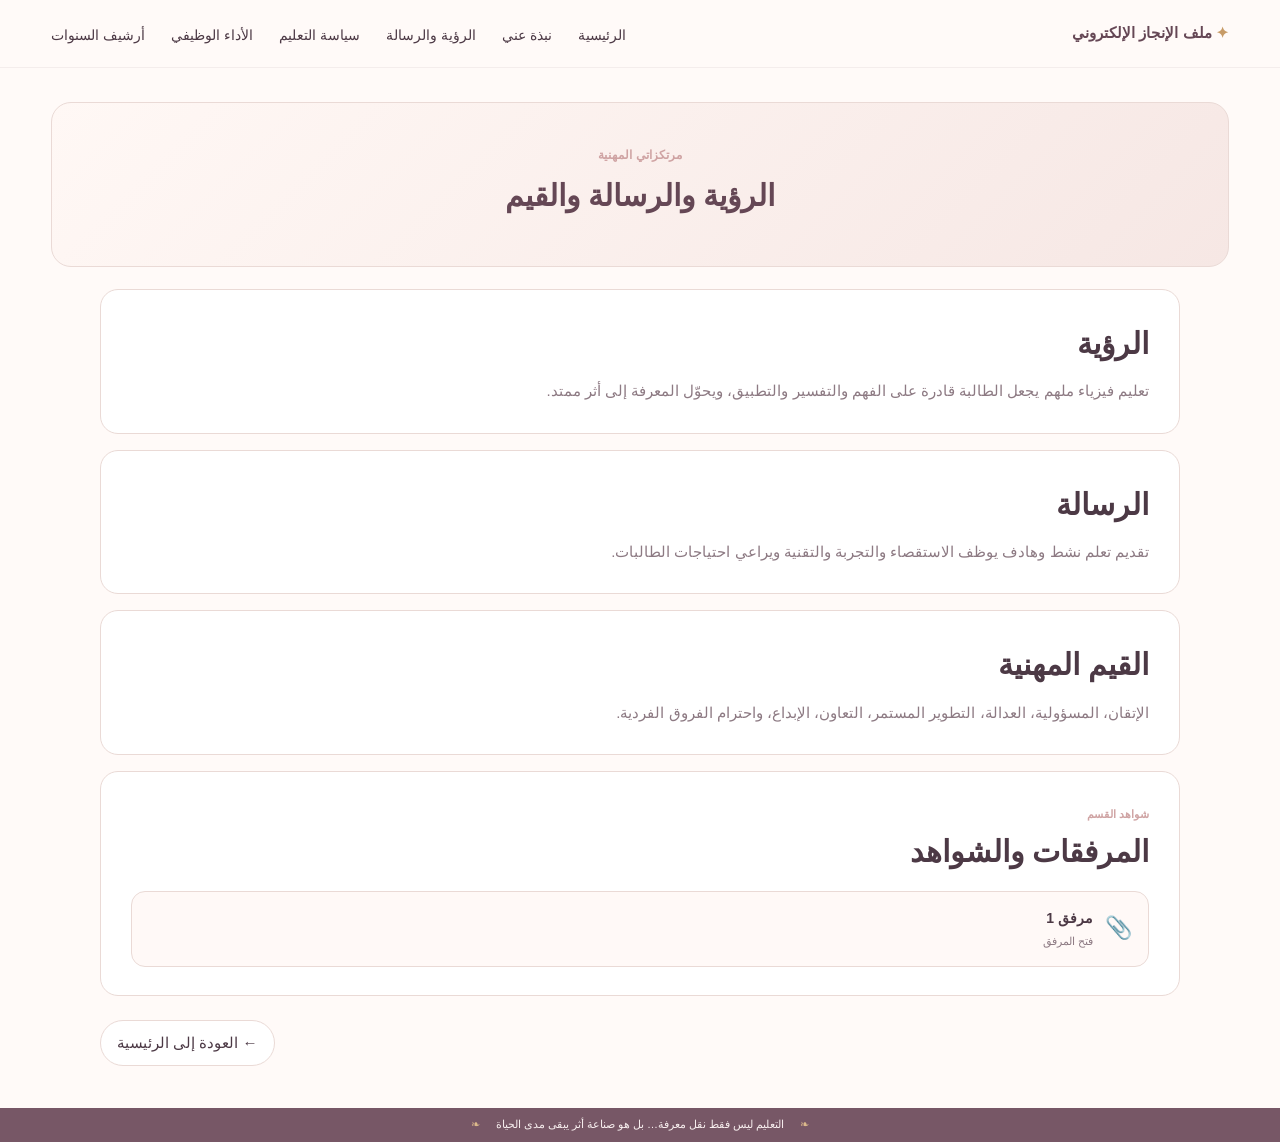
<file: vision.html>
<!doctype html><html lang="ar" dir="rtl"><head><meta charset="utf-8"><meta name="viewport" content="width=device-width,initial-scale=1"><title>الرؤية والرسالة والقيم | ملف الإنجاز الإلكتروني</title><link rel="stylesheet" href="styles.css"></head><body>
<header class="topbar"><a class="brand" href="index.html"><span>✦</span> ملف الإنجاز الإلكتروني</a><button class="menu" id="menuBtn">☰</button><nav id="nav"><a href="index.html">الرئيسية</a><a href="about.html">نبذة عني</a><a href="vision.html">الرؤية والرسالة</a><a href="policy.html">سياسة التعليم</a><a href="performance.html">الأداء الوظيفي</a><a href="years.html">أرشيف السنوات</a></nav></header>
<main class="inner-page"><section class="page-hero"><span>مرتكزاتي المهنية</span><h1>الرؤية والرسالة والقيم</h1></section>
<section class="page-content"><article class="content-card"><h2>الرؤية</h2><p>تعليم فيزياء ملهم يجعل الطالبة قادرة على الفهم والتفسير والتطبيق، ويحوّل المعرفة إلى أثر ممتد.</p></article><article class="content-card"><h2>الرسالة</h2><p>تقديم تعلم نشط وهادف يوظف الاستقصاء والتجربة والتقنية ويراعي احتياجات الطالبات.</p></article><article class="content-card"><h2>القيم المهنية</h2><p>الإتقان، المسؤولية، العدالة، التطوير المستمر، التعاون، الإبداع، واحترام الفروق الفردية.</p></article>
<article class="content-card"><div class="evidence-title-row"><div><span class="eyebrow-small">شواهد القسم</span><h2>المرفقات والشواهد</h2></div></div><div id="sectionAttachments" class="criterion-attachments"></div></article>
</section><div class="page-back"><a href="index.html">← العودة إلى الرئيسية</a></div></main>
<footer><span>❧</span><p>التعليم ليس فقط نقل معرفة… بل هو صناعة أثر يبقى مدى الحياة</p><span>❧</span></footer>
<script src="data.js?v=20261002-2"></script><script>
(function(){
  try{
    const q=new URLSearchParams(location.search);
    if(q.get('preview')==='1'){
      const raw=sessionStorage.getItem('PORTFOLIO_PREVIEW_DATA');
      if(raw) window.PORTFOLIO_DATA=JSON.parse(raw);
      document.documentElement.classList.add('preview-mode');
    }
  }catch(e){}
})();
</script><script>
const card=(window.PORTFOLIO_DATA?.homeCards||[]).find(x=>x.id==="vision");const box=document.getElementById('sectionAttachments');const atts=Array.isArray(card?.attachments)?card.attachments:[];
if(!atts.length){box.innerHTML='<div class="empty-criterion-evidence">لا توجد شواهد مضافة لهذا القسم حتى الآن.</div>';}else{atts.forEach((a,i)=>{const el=document.createElement('a');el.className='attachment-card';if(a.data){el.href=a.data;el.download=a.fileName||a.label||'مرفق';}else{el.href=a.url||'#';el.target='_blank';el.rel='noopener';}el.innerHTML='<span class="attachment-icon">📎</span><div><strong></strong><small>فتح المرفق</small></div>';el.querySelector('strong').textContent=a.label||('مرفق '+(i+1));box.appendChild(el);});}
const m=document.getElementById('menuBtn'),n=document.getElementById('nav');if(m&&n)m.onclick=()=>n.classList.toggle('open');
</script></body></html>
</file>
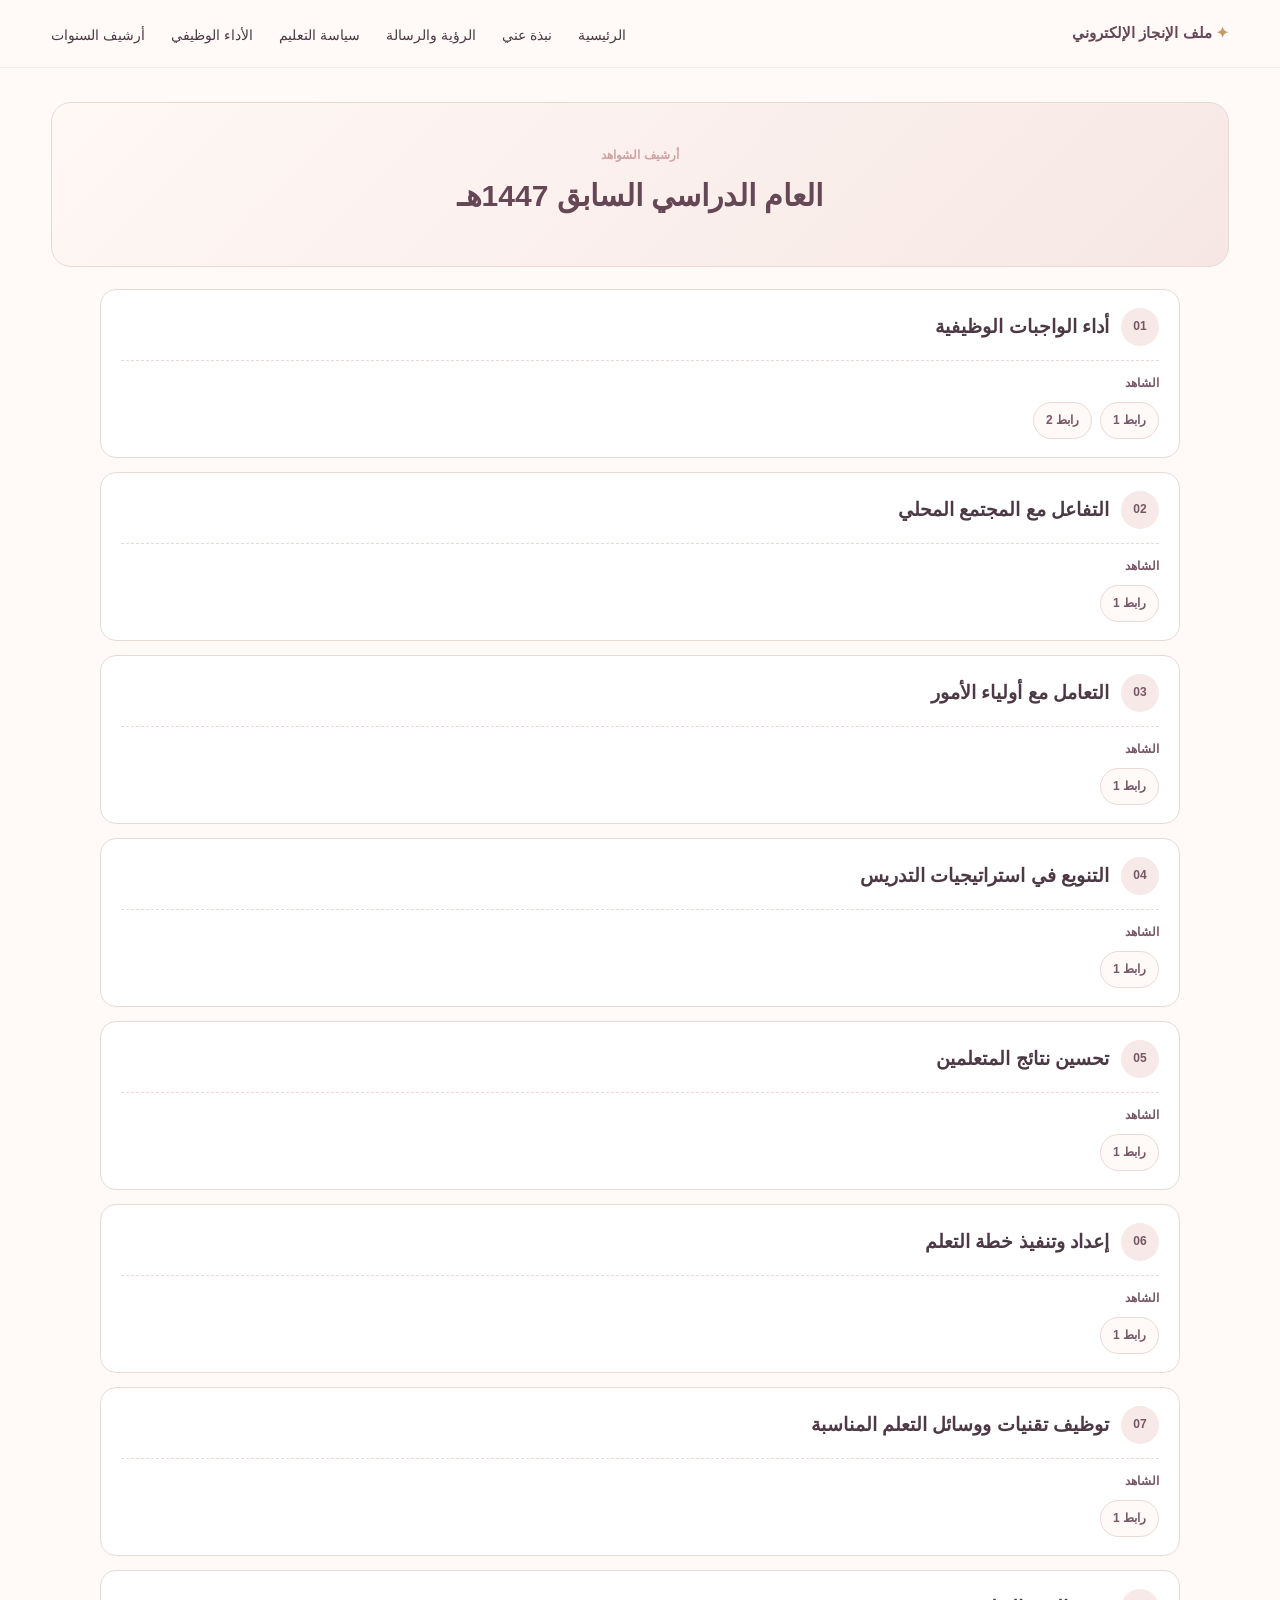
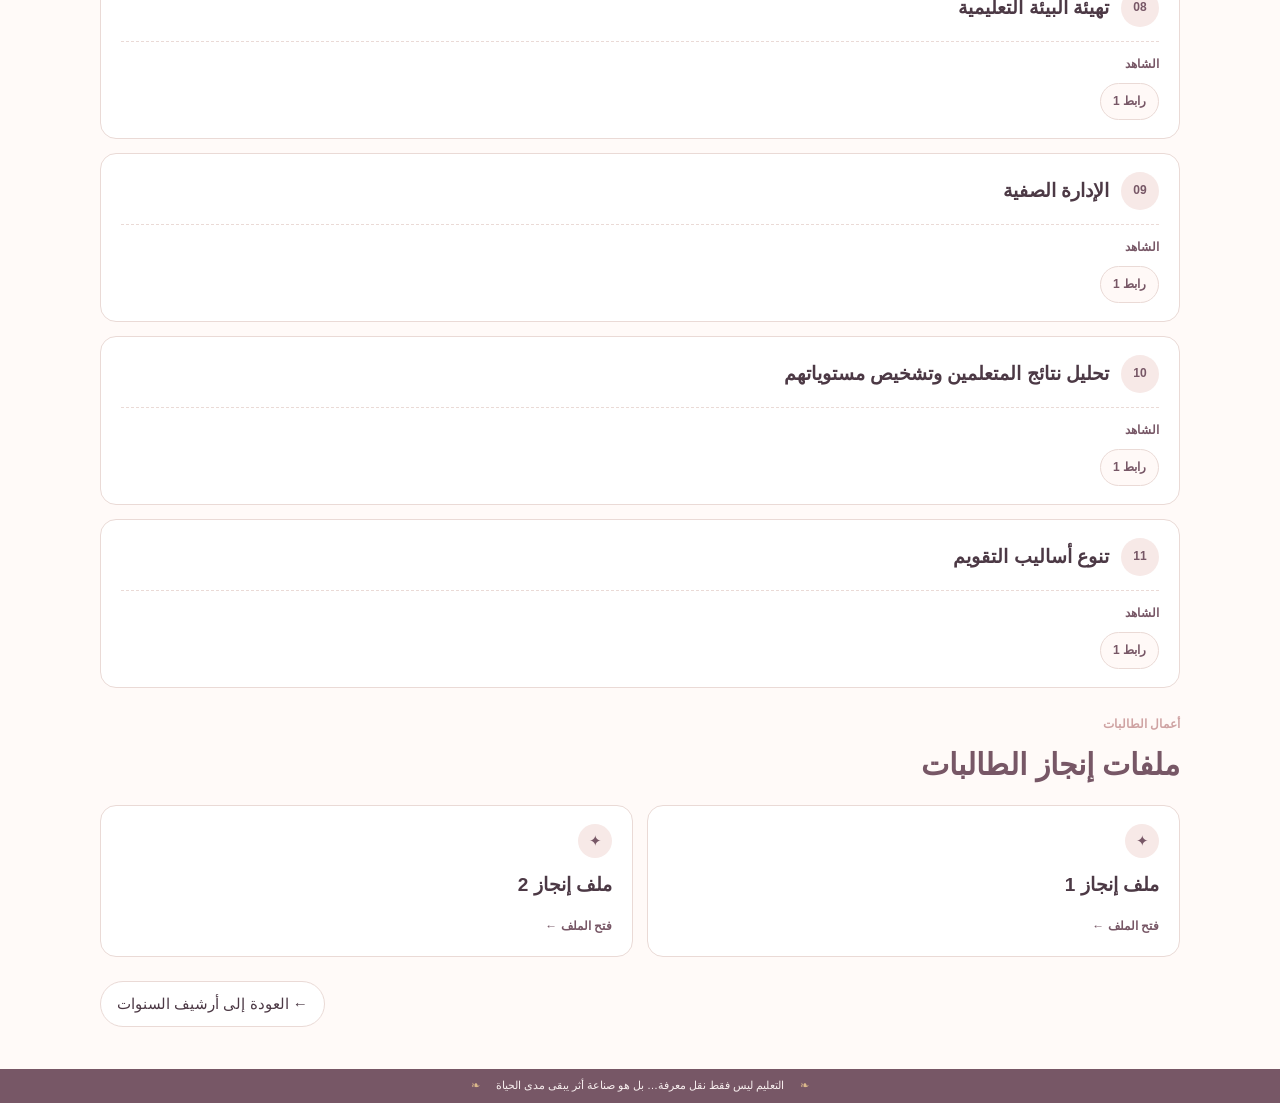
<file: year.html>
<!doctype html>
<html lang="ar" dir="rtl">
<head><meta charset="utf-8"><meta name="viewport" content="width=device-width,initial-scale=1">
<title>شواهد العام | ملف الإنجاز الإلكتروني</title><link rel="stylesheet" href="styles.css"></head>
<body>
<header class="topbar">
<a class="brand" href="index.html"><span>✦</span> ملف الإنجاز الإلكتروني</a>
<button class="menu" id="menuBtn">☰</button>
<nav id="nav"><a href="index.html">الرئيسية</a><a href="about.html">نبذة عني</a><a href="vision.html">الرؤية والرسالة</a><a href="policy.html">سياسة التعليم</a><a href="performance.html">الأداء الوظيفي</a><a href="years.html">أرشيف السنوات</a></nav>
</header>
<main class="inner-page">
<section class="page-hero"><span>أرشيف الشواهد</span><h1 id="yearTitle">العام الدراسي السابق</h1></section>
<section class="archive-sections" id="archiveSections"></section>
<section class="student-portfolios-wrap" id="studentPortfoliosWrap" hidden><div class="student-portfolios-head"><span>أعمال الطالبات</span><h2>ملفات إنجاز الطالبات</h2></div><div class="student-portfolios-grid" id="studentPortfoliosGrid"></div></section>
<div class="page-back"><a href="years.html">← العودة إلى أرشيف السنوات</a></div>
</main>
<footer><span>❧</span><p>التعليم ليس فقط نقل معرفة… بل هو صناعة أثر يبقى مدى الحياة</p><span>❧</span></footer>
<script src="data.js?v=20261012-archive"></script>
<script>
(function(){
 try{
  const q=new URLSearchParams(location.search);
  if(q.get('preview')==='1'){
   const raw=sessionStorage.getItem('PORTFOLIO_PREVIEW_DATA');
   if(raw) window.PORTFOLIO_DATA=JSON.parse(raw);
   document.documentElement.classList.add('preview-mode');
  }
 }catch(e){}
})();
const params=new URLSearchParams(location.search);const id=params.get('id');
const years=Array.isArray(window.PORTFOLIO_DATA?.years)?window.PORTFOLIO_DATA.years:[];
const y=years.find(x=>String(x.id)===String(id))||years.find(x=>Array.isArray(x.sections)&&x.sections.length)||years[0];
const title=document.getElementById('yearTitle'),box=document.getElementById('archiveSections');
if(y){title.textContent=y.label||'العام الدراسي السابق';document.title=(y.label||'شواهد العام')+' | ملف الإنجاز الإلكتروني';}
const sections=Array.isArray(y?.sections)?y.sections:[];
sections.forEach((s,i)=>{
 const card=document.createElement('article');card.className='archive-section-card';
 const links=Array.isArray(s.attachments)?s.attachments:[];
 card.innerHTML=`<div class="archive-title-row"><span class="archive-index">${String(i+1).padStart(2,'0')}</span><h3></h3></div><div class="archive-witness"><span class="archive-witness-label">الشاهد</span><div class="archive-links"></div></div>`;
 card.querySelector('h3').textContent=s.title||('البند '+(i+1));
 const linksBox=card.querySelector('.archive-links');
 if(!links.length){linksBox.innerHTML='<span class="archive-empty">لم تتم إضافة روابط بعد.</span>';}else{
  links.forEach((a,j)=>{const l=document.createElement('a');l.href=a.url||'#';l.target='_blank';l.rel='noopener';l.textContent=a.label||('رابط '+(j+1));linksBox.appendChild(l);});
 }
 box.appendChild(card);
});
if(!sections.length) box.innerHTML='<div class="empty-criterion-evidence">لا توجد شواهد مضافة لهذا العام حتى الآن.</div>';
const studentWrap=document.getElementById('studentPortfoliosWrap'),studentGrid=document.getElementById('studentPortfoliosGrid');
const studentPortfolios=Array.isArray(y?.studentPortfolios)?y.studentPortfolios:[];
if(studentPortfolios.length){
 studentWrap.hidden=false;
 studentPortfolios.forEach((item,i)=>{
  const card=document.createElement(item.url?'a':'article');
  card.className='student-portfolio-card';
  if(item.url){card.href=item.url;card.target='_blank';card.rel='noopener';}
  card.innerHTML=`<span class="student-card-icon">✦</span><h3></h3><span class="student-card-link"></span>`;
  card.querySelector('h3').textContent=item.title||('ملف إنجاز طالبة '+(i+1));
  card.querySelector('.student-card-link').textContent=item.url?'فتح الملف ←':'يُضاف الرابط من لوحة الإدارة';
  studentGrid.appendChild(card);
 });
}

const m=document.getElementById('menuBtn'),n=document.getElementById('nav');if(m&&n)m.onclick=()=>n.classList.toggle('open');
</script>
</body></html>
</file>
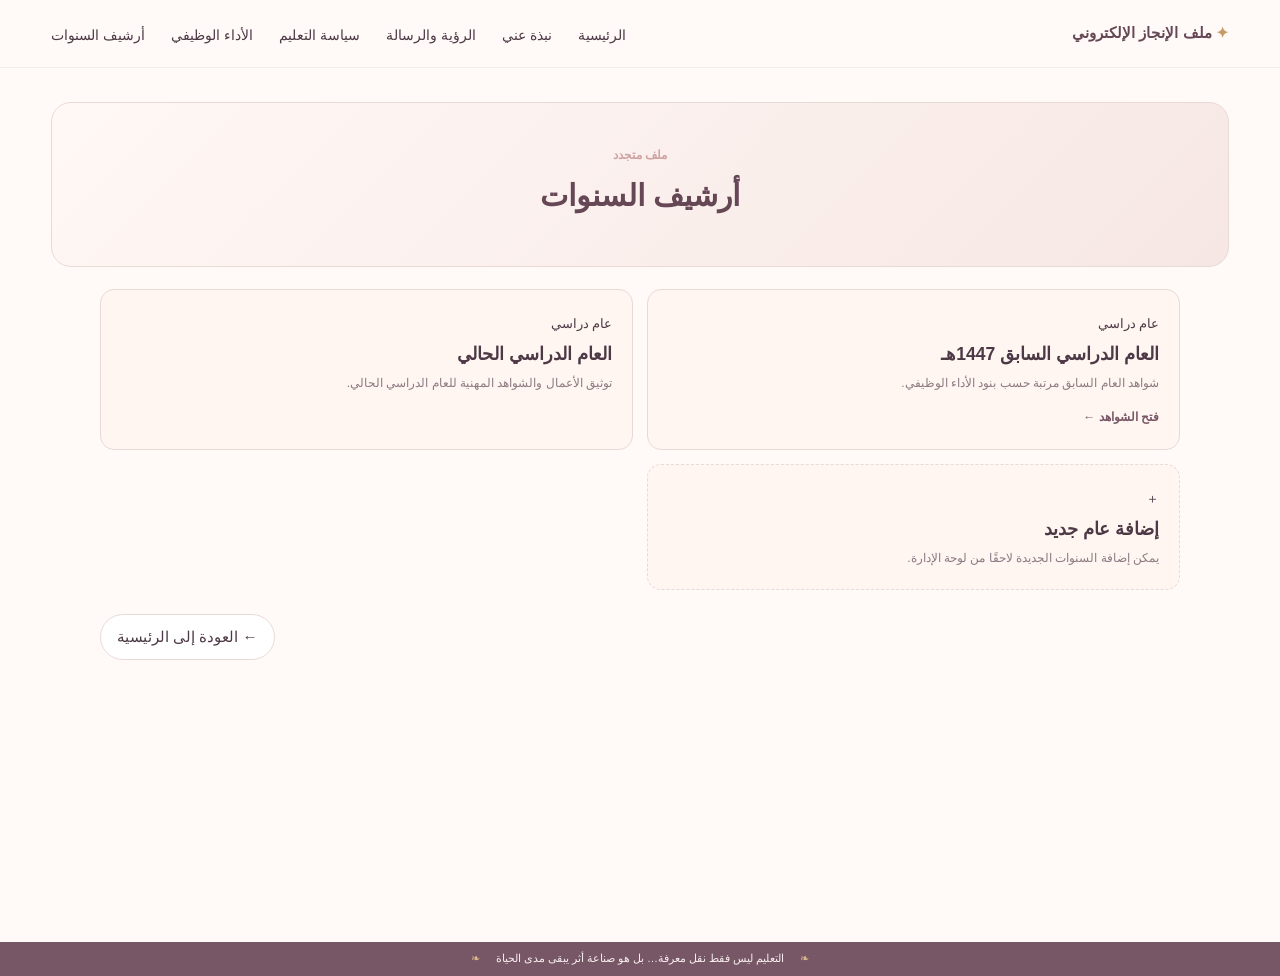
<file: years.html>
<!doctype html>
<html lang="ar" dir="rtl">
<head><meta charset="utf-8"><meta name="viewport" content="width=device-width,initial-scale=1">
<title>أرشيف السنوات | ملف الإنجاز الإلكتروني</title><link rel="stylesheet" href="styles.css"></head>
<body>
<header class="topbar">
<a class="brand" href="index.html"><span>✦</span> ملف الإنجاز الإلكتروني</a>
<button class="menu" id="menuBtn">☰</button>
<nav id="nav"><a href="index.html">الرئيسية</a><a href="about.html">نبذة عني</a><a href="vision.html">الرؤية والرسالة</a><a href="policy.html">سياسة التعليم</a><a href="performance.html">الأداء الوظيفي</a><a href="years.html">أرشيف السنوات</a></nav>
</header>
<main class="inner-page">
<section class="page-hero"><span>ملف متجدد</span><h1>أرشيف السنوات</h1></section>
<section class="page-content"><div class="year-grid" id="yearGrid"></div></section>
<div class="page-back"><a href="index.html">← العودة إلى الرئيسية</a></div>
</main>
<footer><span>❧</span><p>التعليم ليس فقط نقل معرفة… بل هو صناعة أثر يبقى مدى الحياة</p><span>❧</span></footer>
<script src="data.js?v=20261012-archive"></script>
<script>
(function(){
 try{
  const q=new URLSearchParams(location.search);
  if(q.get('preview')==='1'){
   const raw=sessionStorage.getItem('PORTFOLIO_PREVIEW_DATA');
   if(raw) window.PORTFOLIO_DATA=JSON.parse(raw);
   document.documentElement.classList.add('preview-mode');
  }
 }catch(e){}
})();
const years=Array.isArray(window.PORTFOLIO_DATA?.years)?window.PORTFOLIO_DATA.years:[];
const grid=document.getElementById('yearGrid');
years.forEach((y,i)=>{
 const hasSections=Array.isArray(y.sections)&&y.sections.length;
 const card=document.createElement(hasSections?'a':'article');
 card.className='year-card'+(hasSections?' year-card-link':'');
 if(hasSections) card.href=`year.html?id=${encodeURIComponent(y.id||i)}`;
 card.innerHTML=`<small>عام دراسي</small><h3></h3><p></p>${hasSections?'<span class="year-open">فتح الشواهد ←</span>':''}`;
 card.querySelector('h3').textContent=y.label||('عام '+(i+1));
 card.querySelector('p').textContent=y.description||'';
 grid.appendChild(card);
});
const add=document.createElement('article');add.className='add-year';add.innerHTML='<small>＋</small><h3>إضافة عام جديد</h3><p>يمكن إضافة السنوات الجديدة لاحقًا من لوحة الإدارة.</p>';grid.appendChild(add);
const m=document.getElementById('menuBtn'),n=document.getElementById('nav');if(m&&n)m.onclick=()=>n.classList.toggle('open');
</script>
</body></html>
</file>
<file: styles.css>
@import url("https://fonts.googleapis.com/css2?family=Cairo:wght@400;500;600;700&family=Noto+Kufi+Arabic:wght@400;500;600;700&family=Tajawal:wght@400;500;600;700&display=swap");

:root{
 --bg:#fffaf8;--cream:#fff5f1;--line:#eadad6;--text:#4c3945;
 --muted:#8d7a83;--rose:#cfa3a3;--mauve:#775766;--deep:#654755;--gold:#c79b67;
}
*{box-sizing:border-box}
html{scroll-behavior:smooth}
body{font-family:var(--user-font,"Tajawal","Tahoma",sans-serif);margin:0;background:var(--bg);color:var(--text);font-family:Tahoma,Arial,sans-serif;line-height:1.75}
a{text-decoration:none;color:inherit}
.topbar{
 position:sticky;top:0;z-index:20;height:68px;padding:0 4%;
 display:flex;align-items:center;gap:28px;background:rgba(255,250,248,.96);
 backdrop-filter:blur(12px);border-bottom:1px solid rgba(119,87,102,.08)
}
.brand{font-weight:700;color:var(--deep);white-space:nowrap}
.brand span{color:var(--gold)}
.topbar nav{display:flex;gap:26px;margin-inline-start:auto;font-size:14px}
.topbar nav a{padding:21px 0 16px;border-bottom:2px solid transparent}
.topbar nav a:hover{border-color:var(--rose)}
.menu{display:none;margin-inline-start:auto;border:0;background:transparent;font-size:25px;color:var(--mauve)}
.hero{display:grid;grid-template-columns:1.2fr 1.05fr .48fr;min-height:350px;background:#f8ece8;border-bottom:1px solid var(--line)}
.hero-photo{overflow:hidden}
.hero-photo img{width:100%;height:100%;object-fit:cover;display:block}
.hero-copy{display:flex;flex-direction:column;justify-content:center;align-items:center;text-align:center;padding:35px 28px;background:linear-gradient(90deg,#fff8f5,#fbefec)}
.hero-copy .mini{font-size:12px;color:var(--rose);margin-bottom:6px}
.hero h1{font-size:clamp(38px,4vw,62px);line-height:1.25;margin:0;color:var(--deep);font-weight:500}
.hero h2{font-size:clamp(20px,2.1vw,31px);margin:3px 0;font-weight:400}
.specialty{font-size:18px;margin:2px 0 8px}
.soft-line{display:flex;align-items:center;gap:12px;color:var(--muted);font-size:13px}
.soft-line span{width:44px;height:1px;background:#c9aa98}
.tagline{font-size:23px;color:#a56f75;margin:18px 0 0}
.hero-quote{border-right:1px solid rgba(199,155,103,.7);display:flex;flex-direction:column;justify-content:center;align-items:center;text-align:center;padding:24px}
.quote{font:58px Georgia,serif;color:var(--gold);height:48px}
.hero-quote p{font-size:16px}
.sprig{font-size:28px;color:var(--gold)}
.home-grid{width:min(1480px,95%);margin:28px auto 46px;display:grid;grid-template-columns:repeat(5,1fr);gap:14px}
.visual-card{overflow:hidden;border:1px solid var(--line);border-radius:16px;background:#fff;min-height:285px;box-shadow:0 10px 28px rgba(89,62,72,.05);position:relative;display:flex;flex-direction:column}
.visual-card img{width:100%;height:128px;object-fit:cover;display:block}
/* تغطية العنوان القديم المطبوع داخل الصورة وإظهار العنوان الصحيح */
.visual-card::before{content:attr(data-image-label);position:absolute;top:88px;right:0;left:0;height:40px;display:flex;align-items:center;justify-content:center;background:rgba(255,250,248,.96);color:var(--dark);font-weight:700;font-size:14px;z-index:2;border-top:1px solid rgba(119,87,102,.08)}
.card-copy{text-align:center;padding:0 16px 18px;position:relative;display:flex;flex-direction:column;flex:1}
.round-icon{width:58px;height:58px;border-radius:50%;display:grid;place-items:center;background:#f6e7e5;border:4px solid #fff;margin:-28px auto 4px;font-size:25px;color:var(--mauve)}
.card-copy h3{font-size:19px;margin:3px 0}
.card-copy p{font-size:12px;color:var(--muted);margin:2px 0 12px;min-height:44px}
.card-copy a{display:grid;place-items:center;width:36px;height:36px;border-radius:50%;background:var(--rose);color:white;margin:auto auto 0}
.featured{border-color:#ddc6c0}
.intro-detail{width:min(1180px,92%);margin:auto;display:grid;grid-template-columns:repeat(2,1fr);gap:16px}
.intro-detail article{background:#fff;border:1px solid var(--line);border-radius:18px;padding:27px 30px}
.intro-detail span,.section-head span{font-size:12px;color:var(--rose);font-weight:700}
.intro-detail h2{font-size:27px;margin:3px 0 8px}
.intro-detail p{margin:0;color:var(--muted);font-size:14px}
.professional{margin-top:52px;padding:48px 0;background:#fffdfc;border-top:1px solid #f3e7e3;border-bottom:1px solid #f3e7e3}
.section-head{text-align:center;width:min(760px,90%);margin:0 auto 26px}
.section-head h2{font-size:32px;margin:2px 0 5px}
.section-head p{margin:0;color:var(--muted);font-size:14px}
.criteria{width:min(1380px,94%);margin:auto;display:grid;grid-template-columns:repeat(auto-fit,minmax(245px,1fr));gap:14px}
.criterion{background:#fff;border:1px solid var(--line);border-radius:16px;padding:22px 20px;min-height:220px}
.criterion .cicon{width:48px;height:48px;border-radius:50%;display:grid;place-items:center;background:#f7e9e7;color:var(--mauve);font-size:22px}
.criterion h3{font-size:19px;line-height:1.5;margin:8px 0 5px}
.criterion p{font-size:13px;color:var(--muted);margin:0 0 14px}
.criterion .evidence-placeholder{border:1px dashed #d8aaa7;border-radius:12px;padding:10px 12px;background:#fff9f7;font-size:11px;color:var(--muted)}
.evidence-hub,.years{width:min(1180px,92%);margin:46px auto 0;padding:30px;border:1px solid var(--line);border-radius:18px;background:#fff}
.filters{display:grid;grid-template-columns:2fr 1fr 1fr;gap:10px;margin-bottom:20px}
.filters input,.filters select{border:1px solid var(--line);border-radius:12px;padding:10px 12px;background:var(--cream);font:inherit;color:var(--text)}
.evidence-grid{display:grid;grid-template-columns:repeat(auto-fit,minmax(230px,1fr));gap:14px}
.evidence-card{overflow:hidden;border:1px solid var(--line);border-radius:14px;background:white}
.evidence-card img{width:100%;height:145px;object-fit:cover}
.evidence-body{padding:16px}
.evidence-meta{font-size:11px;color:var(--rose)}
.evidence-body h3{margin:3px 0 5px;font-size:18px}
.evidence-body p{margin:0;color:var(--muted);font-size:12px}
.evidence-link{display:inline-block;margin-top:10px;background:var(--rose);color:#fff;padding:6px 12px;border-radius:999px;font-size:11px}
.empty-evidence{text-align:center;color:var(--muted);grid-column:1/-1;padding:22px}
.year-grid{display:grid;grid-template-columns:repeat(2,1fr);gap:14px}
.year-grid article{border:1px solid var(--line);border-radius:14px;padding:20px;background:var(--cream)}
.year-grid h3{margin:3px 0}
.year-grid p{font-size:12px;color:var(--muted);margin:0}
.add-year{border-style:dashed!important}
footer{height:34px;background:var(--mauve);color:#f8efef;display:flex;align-items:center;justify-content:center;gap:16px;margin-top:42px;font-size:11px}
footer p{margin:0}
footer span{color:#dcb98b}
@media(max-width:1050px){
 .home-grid{grid-template-columns:repeat(3,1fr)}
 .hero{grid-template-columns:1fr 1fr}
 .hero-quote{grid-column:1/-1;border-right:0;border-top:1px solid var(--line);min-height:150px}
 .topbar nav{gap:14px}
}
@media(max-width:720px){
 .topbar{height:58px}
 .brand{font-size:14px}
 .menu{display:block}
 .topbar nav{display:none;position:absolute;top:58px;right:3%;left:3%;flex-direction:column;background:#fff;padding:10px 16px;border:1px solid var(--line);border-radius:14px;box-shadow:0 14px 30px rgba(89,62,72,.12)}
 .topbar nav.open{display:flex}
 .topbar nav a{padding:9px 3px;border-bottom:1px solid #f2e8e5}
 .hero{display:block}
 .hero-photo{height:220px}
 .hero-copy{padding:26px 18px}
 .hero h1{font-size:34px}
 .hero h2{font-size:20px}
 .hero-quote{padding:18px;min-height:0}
 .home-grid{grid-template-columns:1fr 1fr;width:92%;gap:11px;margin-top:20px}
 .visual-card{min-height:0}
 .visual-card img{height:105px}
 .visual-card::before{top:72px;height:33px;font-size:12px}
 .card-copy{padding:0 10px 14px}
 .round-icon{width:48px;height:48px;font-size:21px;margin-top:-24px}
 .card-copy h3{font-size:16px}
 .card-copy p{font-size:11px;min-height:38px}
 .intro-detail{grid-template-columns:1fr;width:92%}
 .intro-detail article{padding:22px 18px}
 .intro-detail h2{font-size:23px}
 .intro-detail p{font-size:13px}
 .professional{margin-top:34px;padding:32px 0}
 .section-head h2{font-size:26px}
 .criteria{width:92%;grid-template-columns:1fr;gap:11px}
 .criterion{min-height:0;padding:18px}
 .criterion h3{font-size:18px}
 .evidence-hub,.years{width:92%;padding:22px 16px;margin-top:30px}
 .filters{grid-template-columns:1fr}
 .year-grid{grid-template-columns:1fr}
 footer{height:28px;font-size:9px}
}

.attachment-list{display:flex;gap:7px;flex-wrap:wrap;margin-top:10px}
.attachment-list a{display:inline-block;padding:6px 10px;border:1px solid var(--line);border-radius:999px;background:#fff9f7;color:var(--mauve);font-size:11px}
.editor-link{position:absolute;left:14px;color:#eadde2;font-size:9px}

.inner-page{min-height:calc(100vh - 102px)}
.page-hero{width:min(1180px,92%);margin:34px auto 22px;padding:38px 42px;border:1px solid var(--line);border-radius:20px;background:linear-gradient(135deg,#fff8f5,#f6e7e4);text-align:center}
.page-hero span{font-size:12px;color:var(--rose);font-weight:700}.page-hero h1{font-size:38px;margin:3px 0 5px;color:var(--deep)}
.page-content{width:min(1080px,92%);margin:auto;display:grid;gap:16px}.content-card{background:#fff;border:1px solid var(--line);border-radius:18px;padding:28px 30px}
.content-card h2{font-size:26px;margin:0 0 8px}.content-card p{margin:0;color:var(--muted);font-size:15px}.page-back{width:min(1080px,92%);margin:24px auto 0;text-align:left}
.page-back a{display:inline-block;padding:9px 16px;border:1px solid var(--line);border-radius:999px;background:#fff}.evidence-hub.standalone{margin-top:0}
@media(max-width:720px){.page-hero{padding:26px 18px;margin-top:20px}.page-hero h1{font-size:28px}.content-card{padding:22px 18px}.content-card h2{font-size:22px}}

.criterion.clickable{cursor:pointer;transition:.18s ease}
.criterion.clickable:hover{transform:translateY(-3px);box-shadow:0 12px 28px rgba(89,62,72,.08)}
.criterion-open{margin-top:14px;color:var(--mauve);font-size:12px;font-weight:700}
.criterion-detail{width:min(1080px,92%);margin:auto;display:grid;gap:16px}
.criterion-attachments{display:grid;grid-template-columns:repeat(auto-fit,minmax(220px,1fr));gap:12px;margin-top:12px}
.attachment-card{display:flex;align-items:center;gap:12px;padding:14px 16px;border:1px solid var(--line);border-radius:14px;background:#fff9f7}
.attachment-card:hover{border-color:var(--rose)}
.attachment-icon{font-size:22px}
.attachment-card strong{display:block;font-size:14px}
.attachment-card small{display:block;color:var(--muted);font-size:11px;margin-top:2px}
.empty-criterion-evidence{padding:22px;text-align:center;border:1px dashed var(--rose);border-radius:14px;background:#fff9f7;color:var(--muted);font-size:13px}
.eyebrow-small{font-size:11px;color:var(--rose);font-weight:700}

/* بطاقات رئيسية بدون عناوين مطبوعة داخل الصور حتى لا تتعارض مع اسم القسم */
.card-art{height:128px;position:relative;overflow:hidden;background:linear-gradient(135deg,#fff7f4 0%,#f3e7e5 55%,#ead8d7 100%);display:grid;place-items:center}
.card-art::before,.card-art::after{content:"";position:absolute;border-radius:50%;background:rgba(255,255,255,.55)}
.card-art::before{width:110px;height:110px;right:-28px;top:-34px}
.card-art::after{width:76px;height:76px;left:-18px;bottom:-25px}
.card-art-icon{width:58px;height:58px;border:1px solid rgba(119,87,102,.18);border-radius:18px;background:rgba(255,255,255,.72);display:grid;place-items:center;font-size:28px;color:var(--mauve);box-shadow:0 10px 22px rgba(89,62,72,.07);z-index:1}
.card-art-about .card-art-icon::before{content:"♡"}
.card-art-vision .card-art-icon::before{content:"✦"}
.card-art-policy .card-art-icon::before{content:"▤"}
.card-art-professional .card-art-icon::before{content:"✓"}

/* زر الإضافة السريع داخل كل صفحة مستقلة */
.quick-add-wrap{margin-top:16px;display:flex;justify-content:center}
.quick-add{display:inline-flex;align-items:center;justify-content:center;gap:9px;min-height:48px;padding:10px 18px;border:1px dashed var(--rose);border-radius:15px;background:#fff9f7;color:var(--mauve);font-weight:700;font-size:14px;transition:.18s ease}
.quick-add:hover{transform:translateY(-2px);border-style:solid;box-shadow:0 8px 20px rgba(89,62,72,.07)}
.quick-add .plus{width:30px;height:30px;border-radius:50%;display:grid;place-items:center;background:var(--mauve);color:#fff;font-size:21px;line-height:1}
.editor-focus{outline:3px solid rgba(207,163,163,.35);box-shadow:0 0 0 7px rgba(207,163,163,.12)}
.file-pick{display:inline-flex;align-items:center;gap:6px;margin-top:7px;font-size:12px;color:var(--mauve);cursor:pointer}
.file-pick input{display:none}
.file-note{display:block;font-size:10px;color:var(--muted);margin-top:4px}
@media(max-width:720px){.card-art{height:105px}.quick-add{width:100%}}

.quick-add{font-size:14px}.quick-add .plus{font-size:24px;font-weight:700}

.preview-mode body::before{content:"معاينة فقط — لم يتم الحفظ";position:fixed;top:76px;left:50%;transform:translateX(-50%);z-index:99;background:#775766;color:#fff;padding:7px 14px;border-radius:999px;font-size:12px;box-shadow:0 6px 18px rgba(0,0,0,.12)}


/* أحجام الخطوط القابلة للتعديل من لوحة الإدارة */
body{font-size:var(--body-text-size,15px)}
.hero h1{font-size:var(--hero-title-size,54px)}
.section-head h2,.page-hero h1,.intro-detail h2,.content-card h2{font-size:var(--section-title-size,30px)}
.card-copy h3,.criterion h3{font-size:var(--card-title-size,19px)}
.card-copy p{font-size:var(--card-description-size,12px)}
.content-card p,.intro-detail p,.section-head p,.criterion p{font-size:var(--body-text-size,15px)}
@media(max-width:720px){
 .hero h1{font-size:clamp(28px,var(--hero-title-size,54px),48px)}
 .page-hero h1,.section-head h2,.intro-detail h2,.content-card h2{font-size:clamp(20px,var(--section-title-size,30px),36px)}
 .card-copy h3,.criterion h3{font-size:clamp(14px,var(--card-title-size,19px),28px)}
 .card-copy p{font-size:clamp(10px,var(--card-description-size,12px),20px)}
}

/* أرشيف السنوات - إضافة العام السابق مع الحفاظ على الهوية الحالية */
.year-card{display:block;border:1px solid var(--line);border-radius:14px;padding:20px;background:var(--cream);color:inherit}
.year-card h3{margin:3px 0}
.year-card p{font-size:12px;color:var(--muted);margin:0}
.year-card-link{transition:.18s ease;cursor:pointer}
.year-card-link:hover{transform:translateY(-3px);box-shadow:0 12px 28px rgba(89,62,72,.08);border-color:var(--rose)}
.year-open{display:inline-block;margin-top:13px;color:var(--mauve);font-size:12px;font-weight:700}
.archive-sections{width:min(1080px,92%);margin:auto;display:grid;gap:14px}
.archive-section-card{background:#fff;border:1px solid var(--line);border-radius:16px;padding:18px 20px}
.archive-title-row{display:flex;align-items:center;gap:12px}
.archive-index{width:38px;height:38px;border-radius:50%;display:grid;place-items:center;background:#f7e9e7;color:var(--mauve);font-size:12px;font-weight:700;flex:0 0 auto}
.archive-title-row h3{margin:0;font-size:var(--card-title-size,19px);line-height:1.6}
.archive-witness{margin-top:14px;padding-top:12px;border-top:1px dashed var(--line)}
.archive-witness-label{display:block;color:var(--mauve);font-size:12px;font-weight:700;margin-bottom:8px}
.archive-links{display:flex;gap:8px;flex-wrap:wrap}
.archive-links a{display:inline-flex;align-items:center;padding:7px 12px;border:1px solid var(--line);border-radius:999px;background:#fff9f7;color:var(--mauve);font-size:12px;font-weight:600}
.archive-links a:hover{border-color:var(--rose)}
.archive-empty{color:var(--muted);font-size:12px}
@media(max-width:700px){.archive-section-card{padding:16px}.archive-title-row h3{font-size:17px}.archive-links a{width:100%;justify-content:center}}

/* ملفات إنجاز الطالبات - أرشيف العام السابق */
.student-portfolios-wrap{width:min(1080px,92%);margin:26px auto 0}
.student-portfolios-head{margin-bottom:14px}
.student-portfolios-head span{display:block;color:var(--rose);font-size:12px;font-weight:700;margin-bottom:4px}
.student-portfolios-head h2{margin:0;color:var(--mauve);font-size:var(--section-title-size,30px)}
.student-portfolios-grid{display:grid;grid-template-columns:repeat(2,minmax(0,1fr));gap:14px}
.student-portfolio-card{display:block;background:#fff;border:1px solid var(--line);border-radius:16px;padding:18px 20px;color:inherit;text-decoration:none;transition:.2s ease}
.student-portfolio-card:hover{transform:translateY(-2px);border-color:var(--rose);box-shadow:0 8px 24px rgba(77,57,69,.08)}
.student-card-icon{width:34px;height:34px;border-radius:50%;display:grid;place-items:center;background:#f7e9e7;color:var(--mauve);margin-bottom:10px}
.student-portfolio-card h3{margin:0 0 10px;font-size:var(--card-title-size,19px);color:var(--text)}
.student-card-link{font-size:12px;color:var(--mauve);font-weight:700}
@media(max-width:700px){.student-portfolios-grid{grid-template-columns:1fr}.student-portfolios-head h2{font-size:24px}}
</file>
